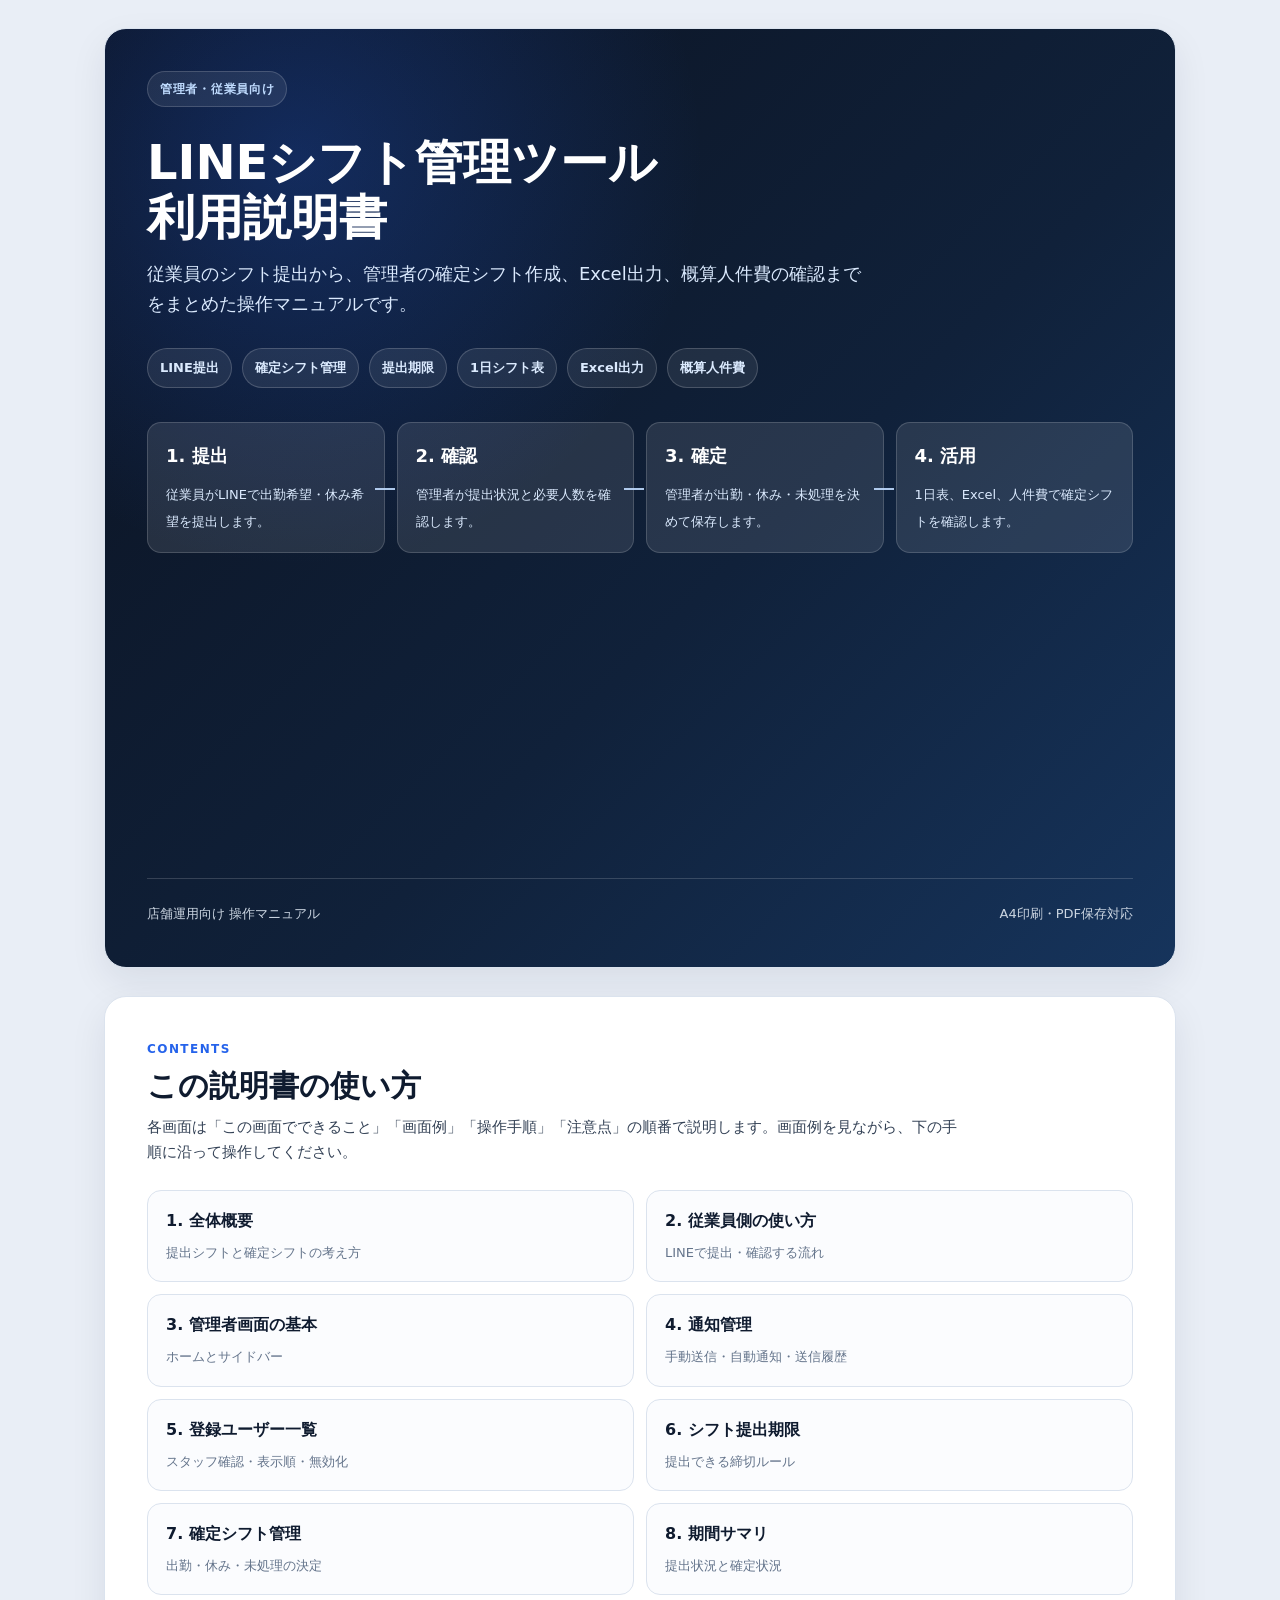
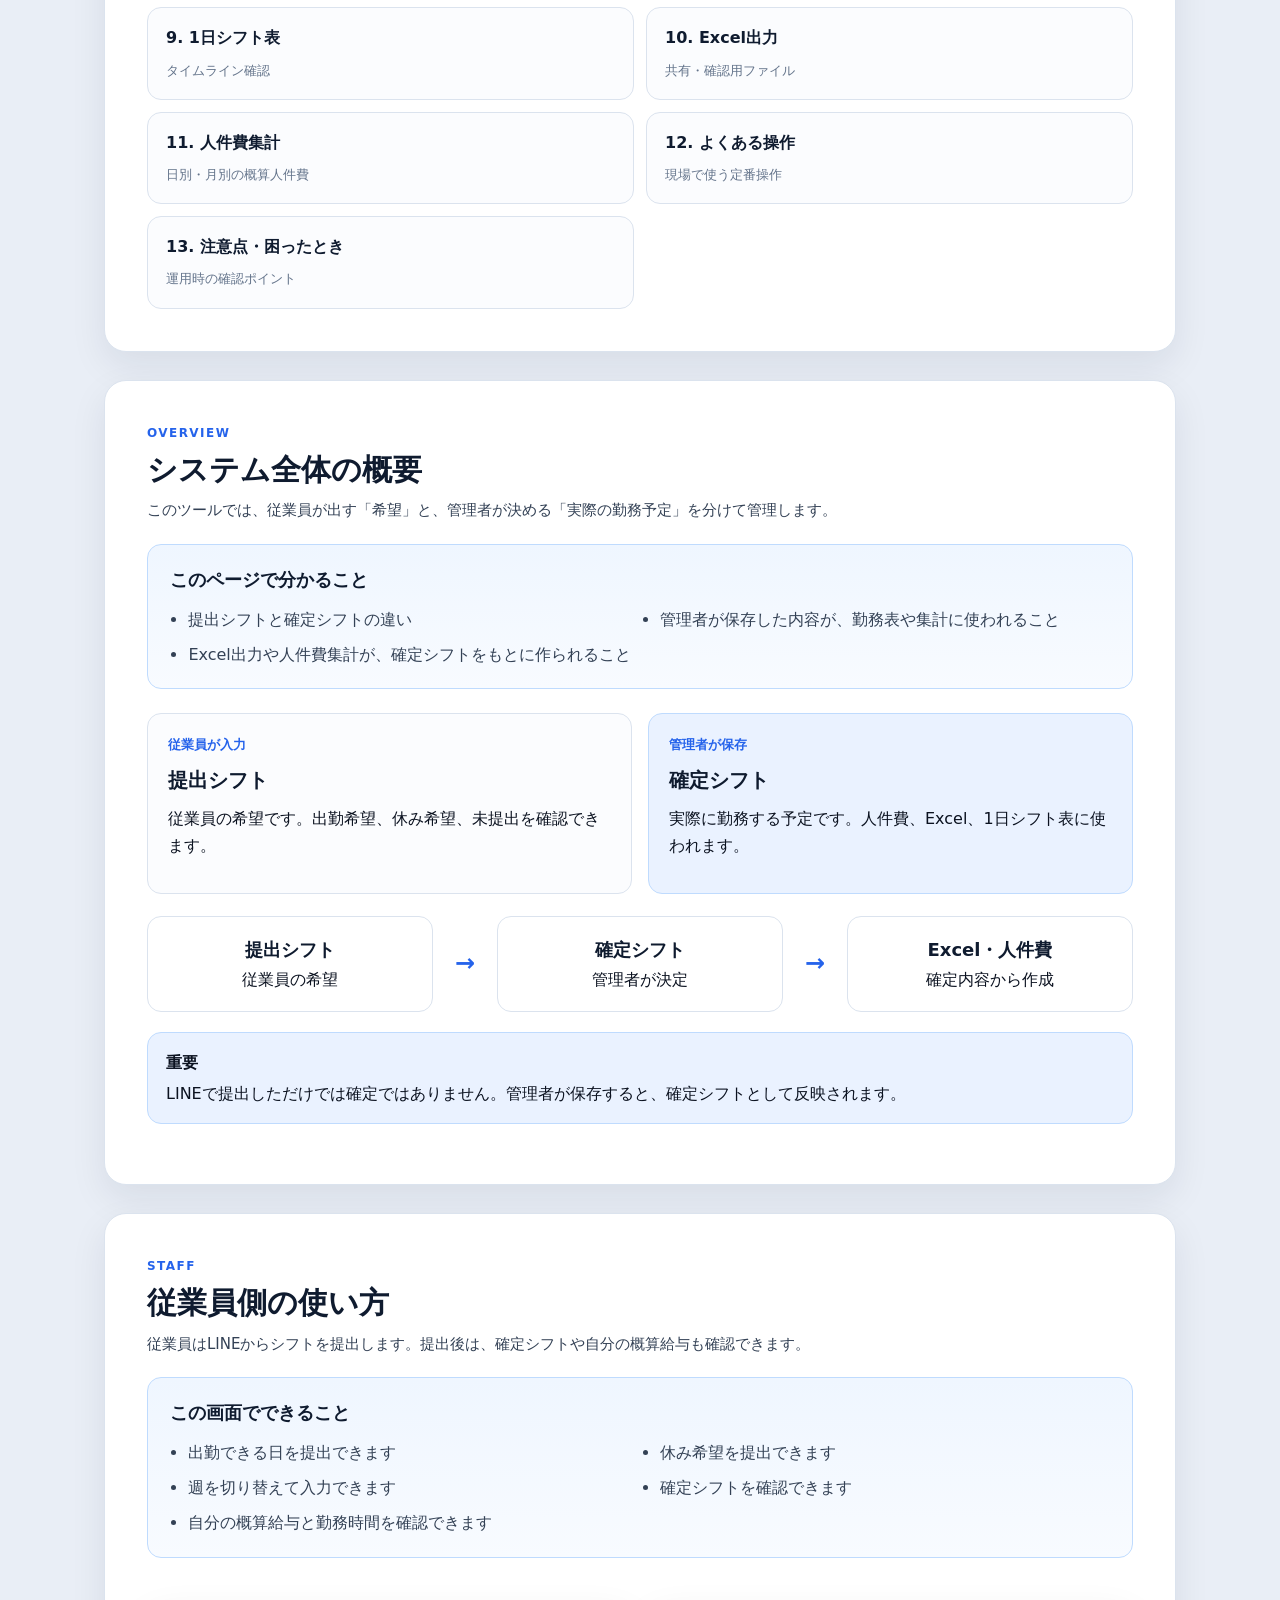
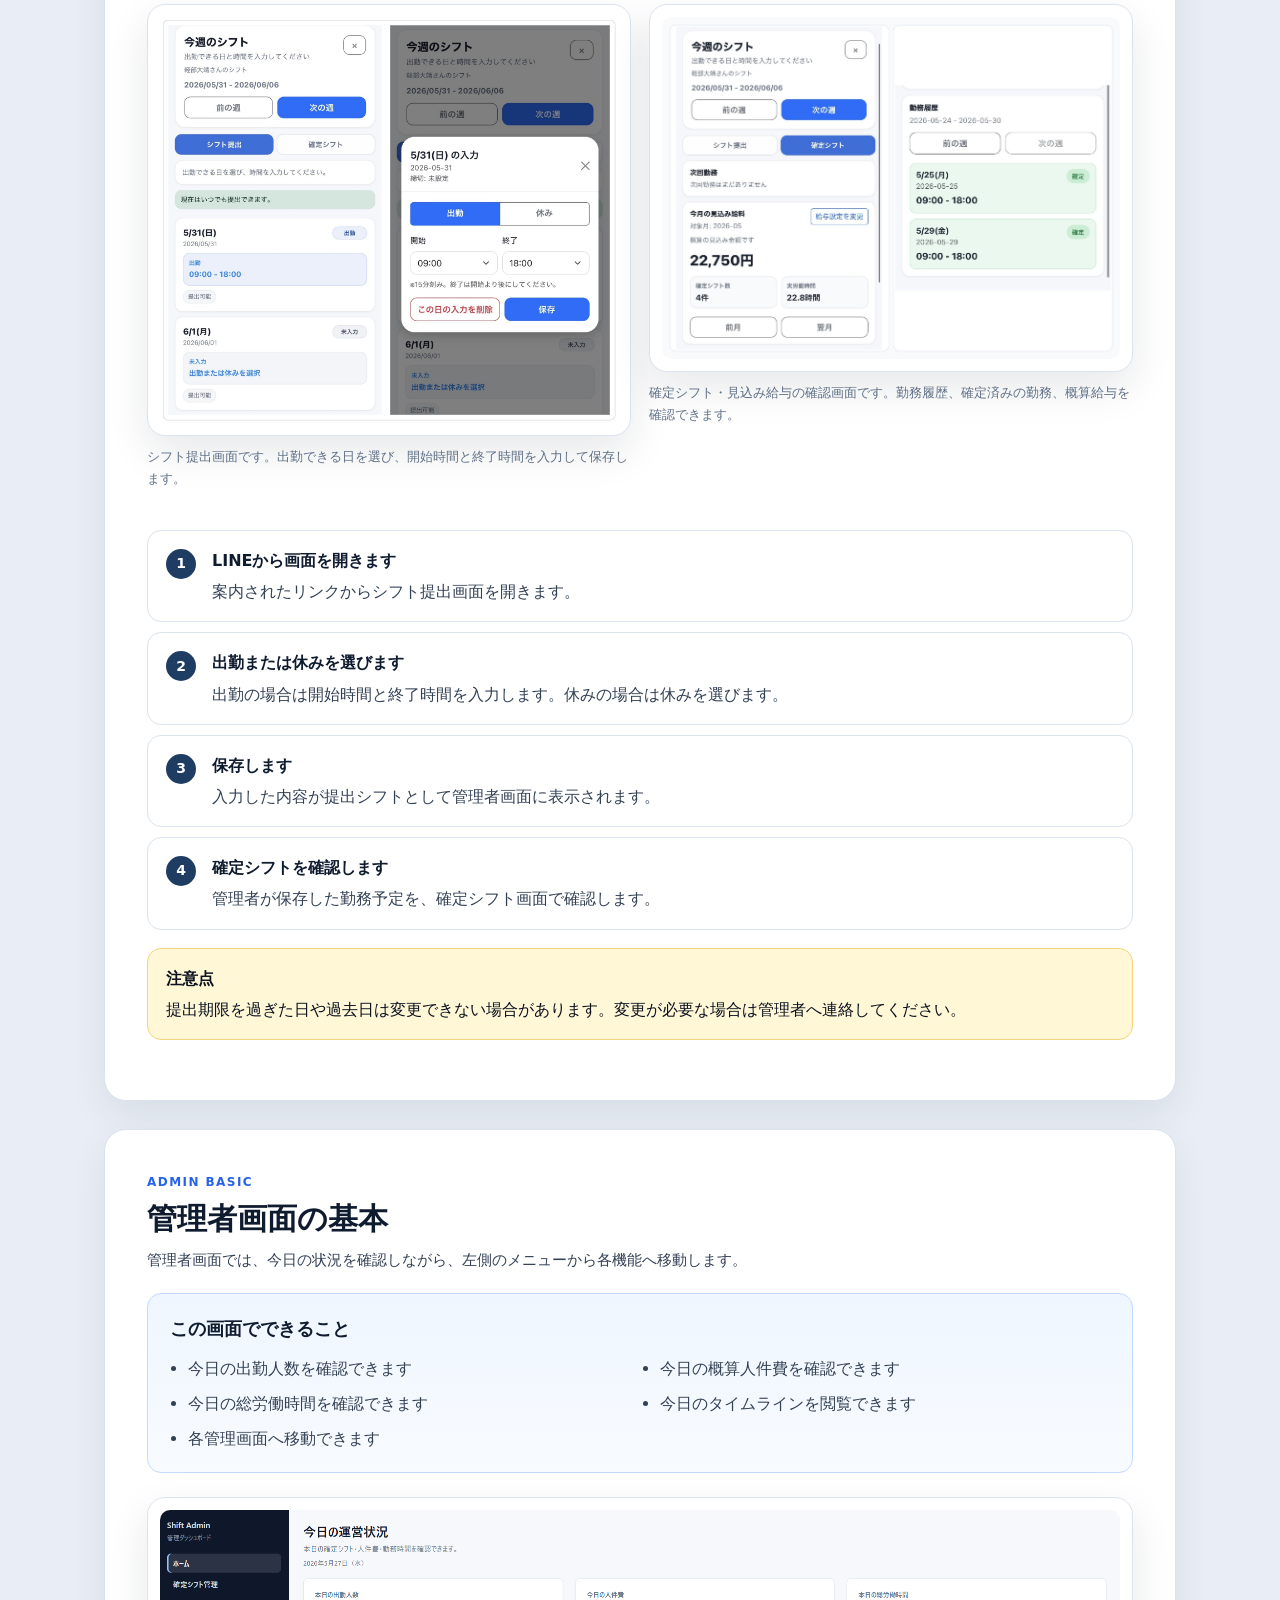
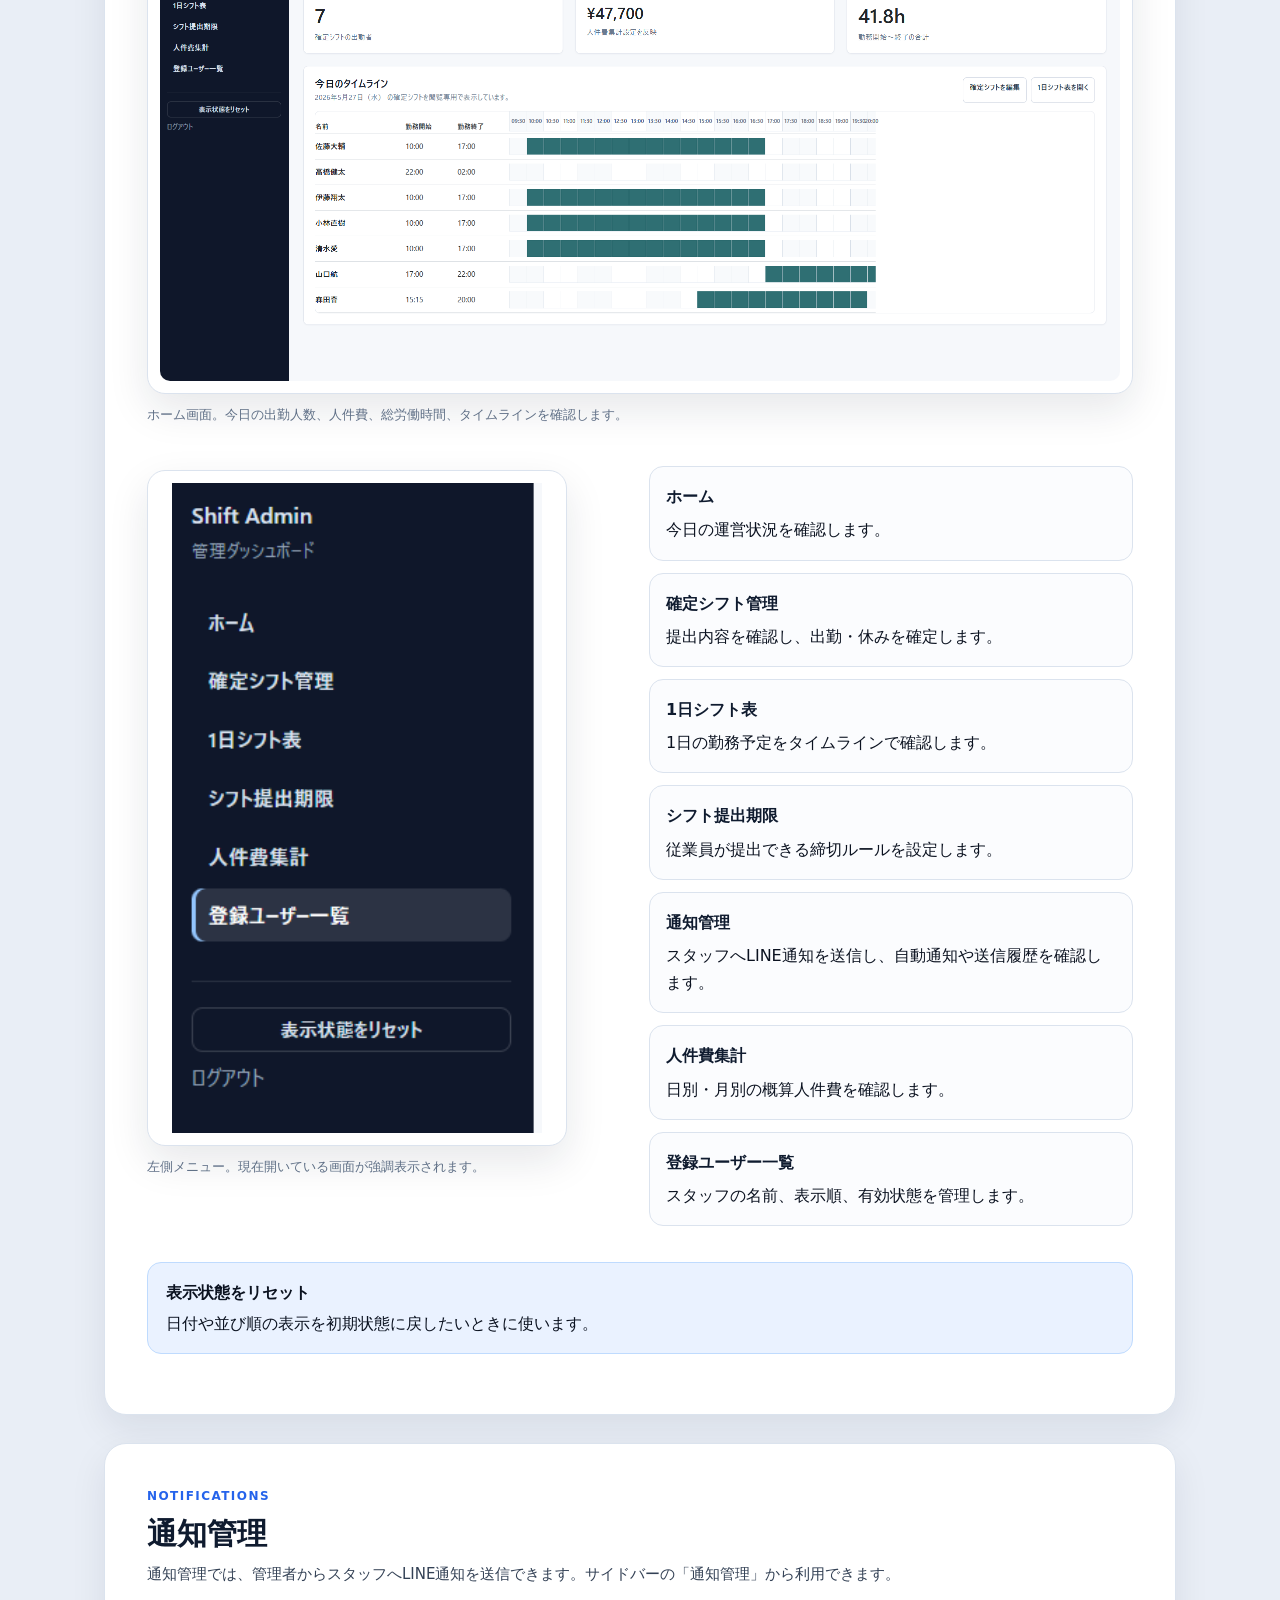
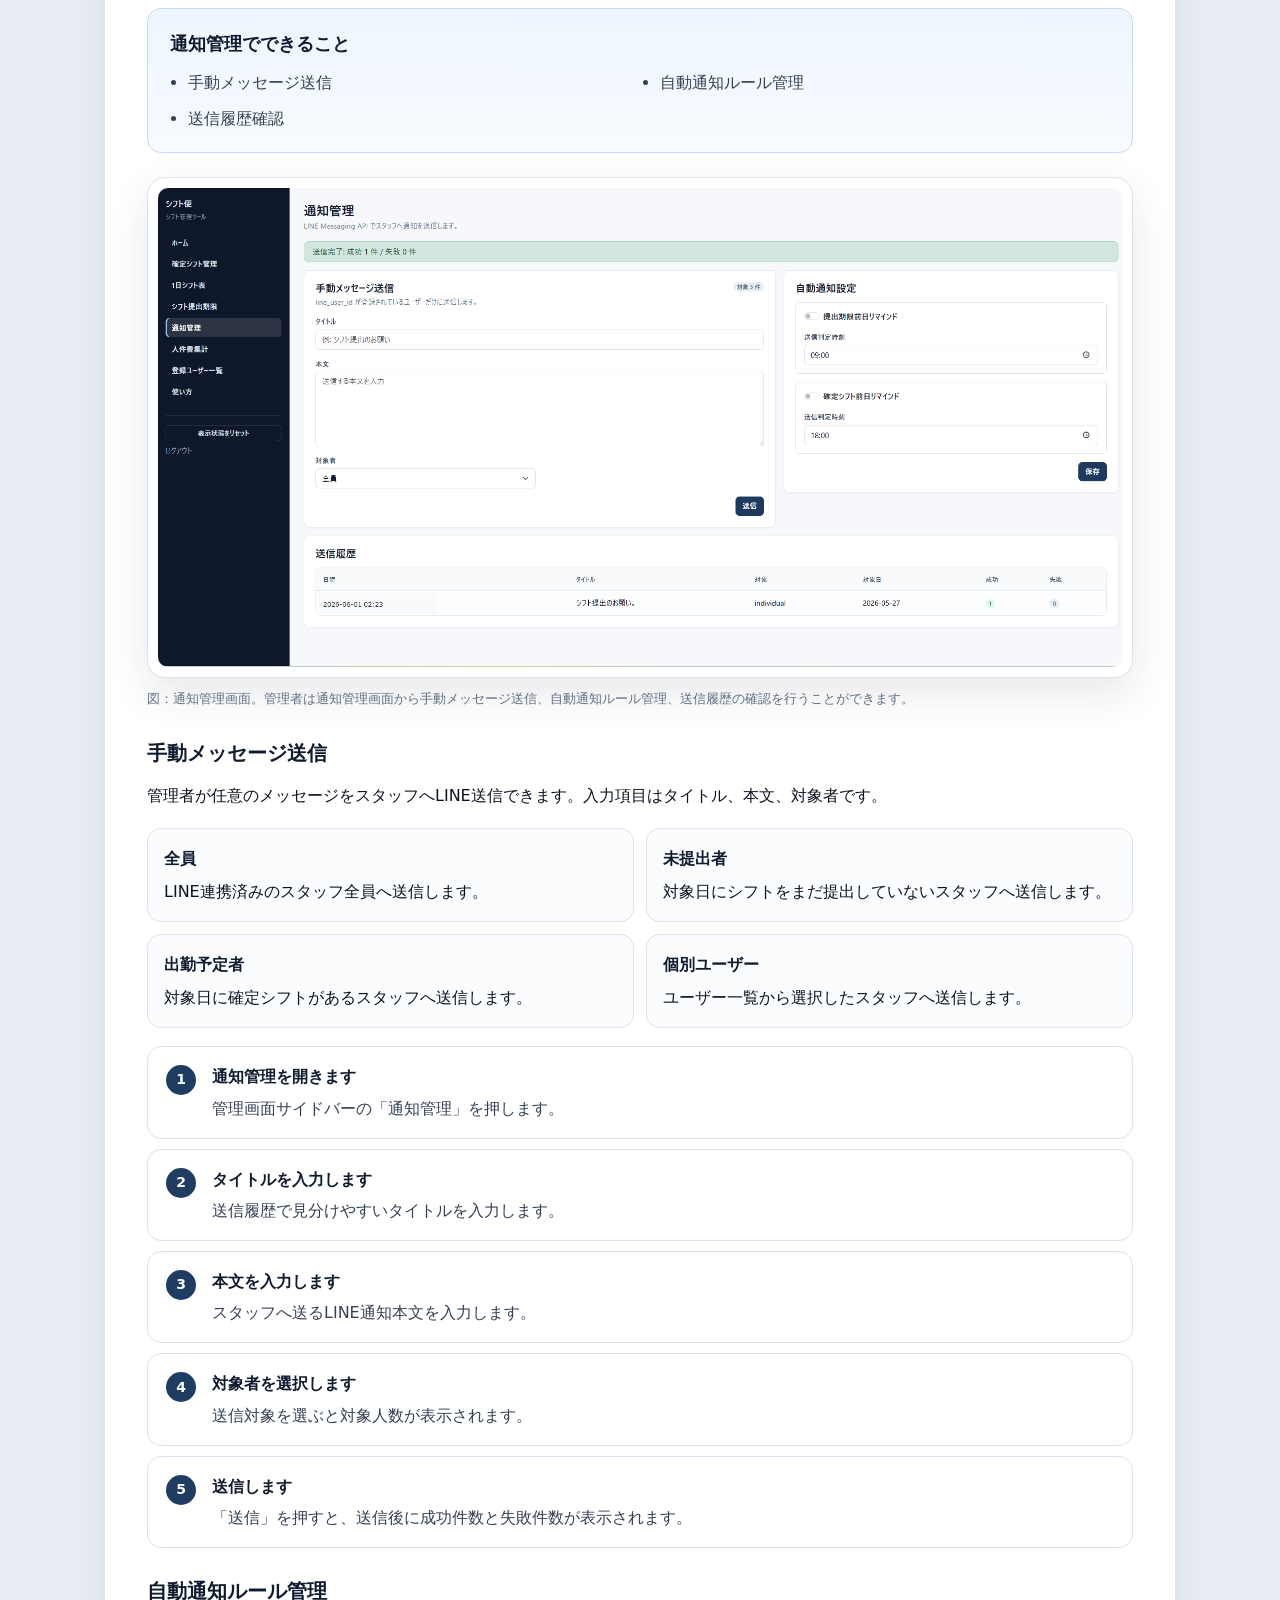
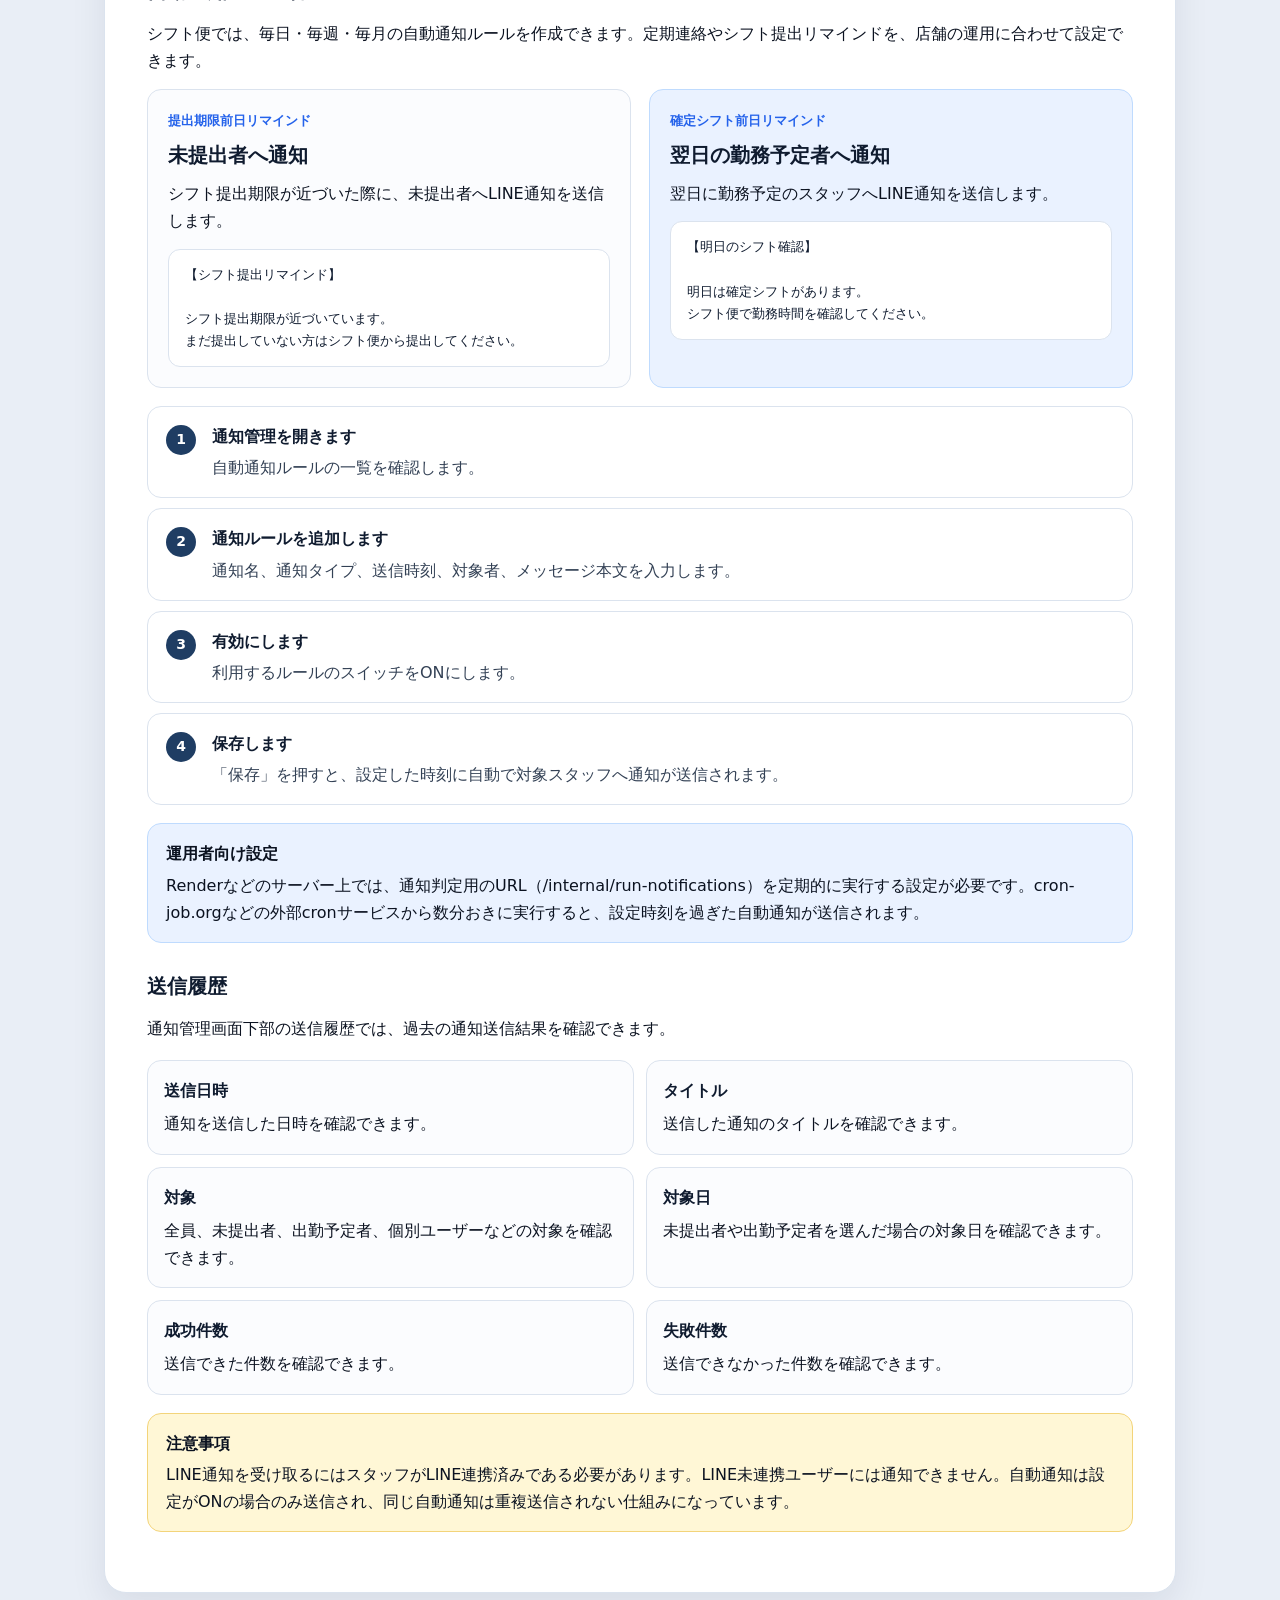
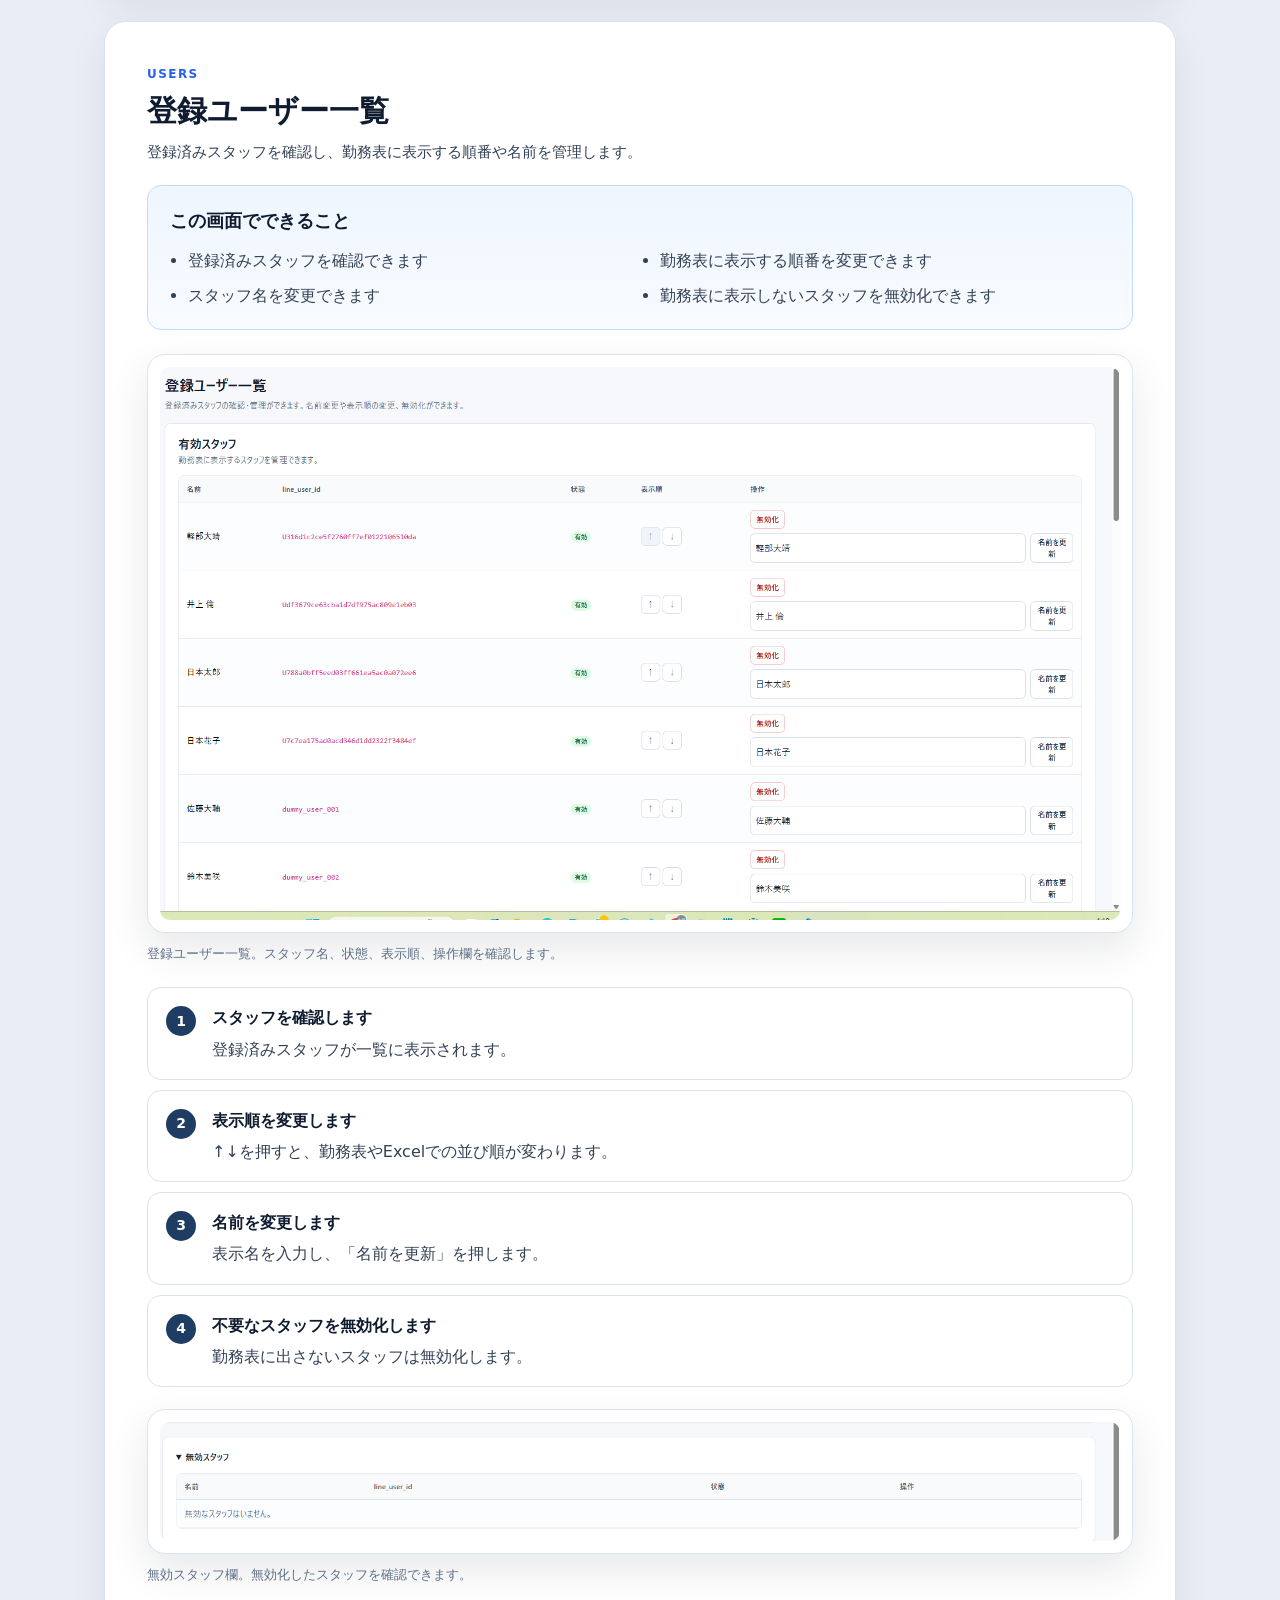
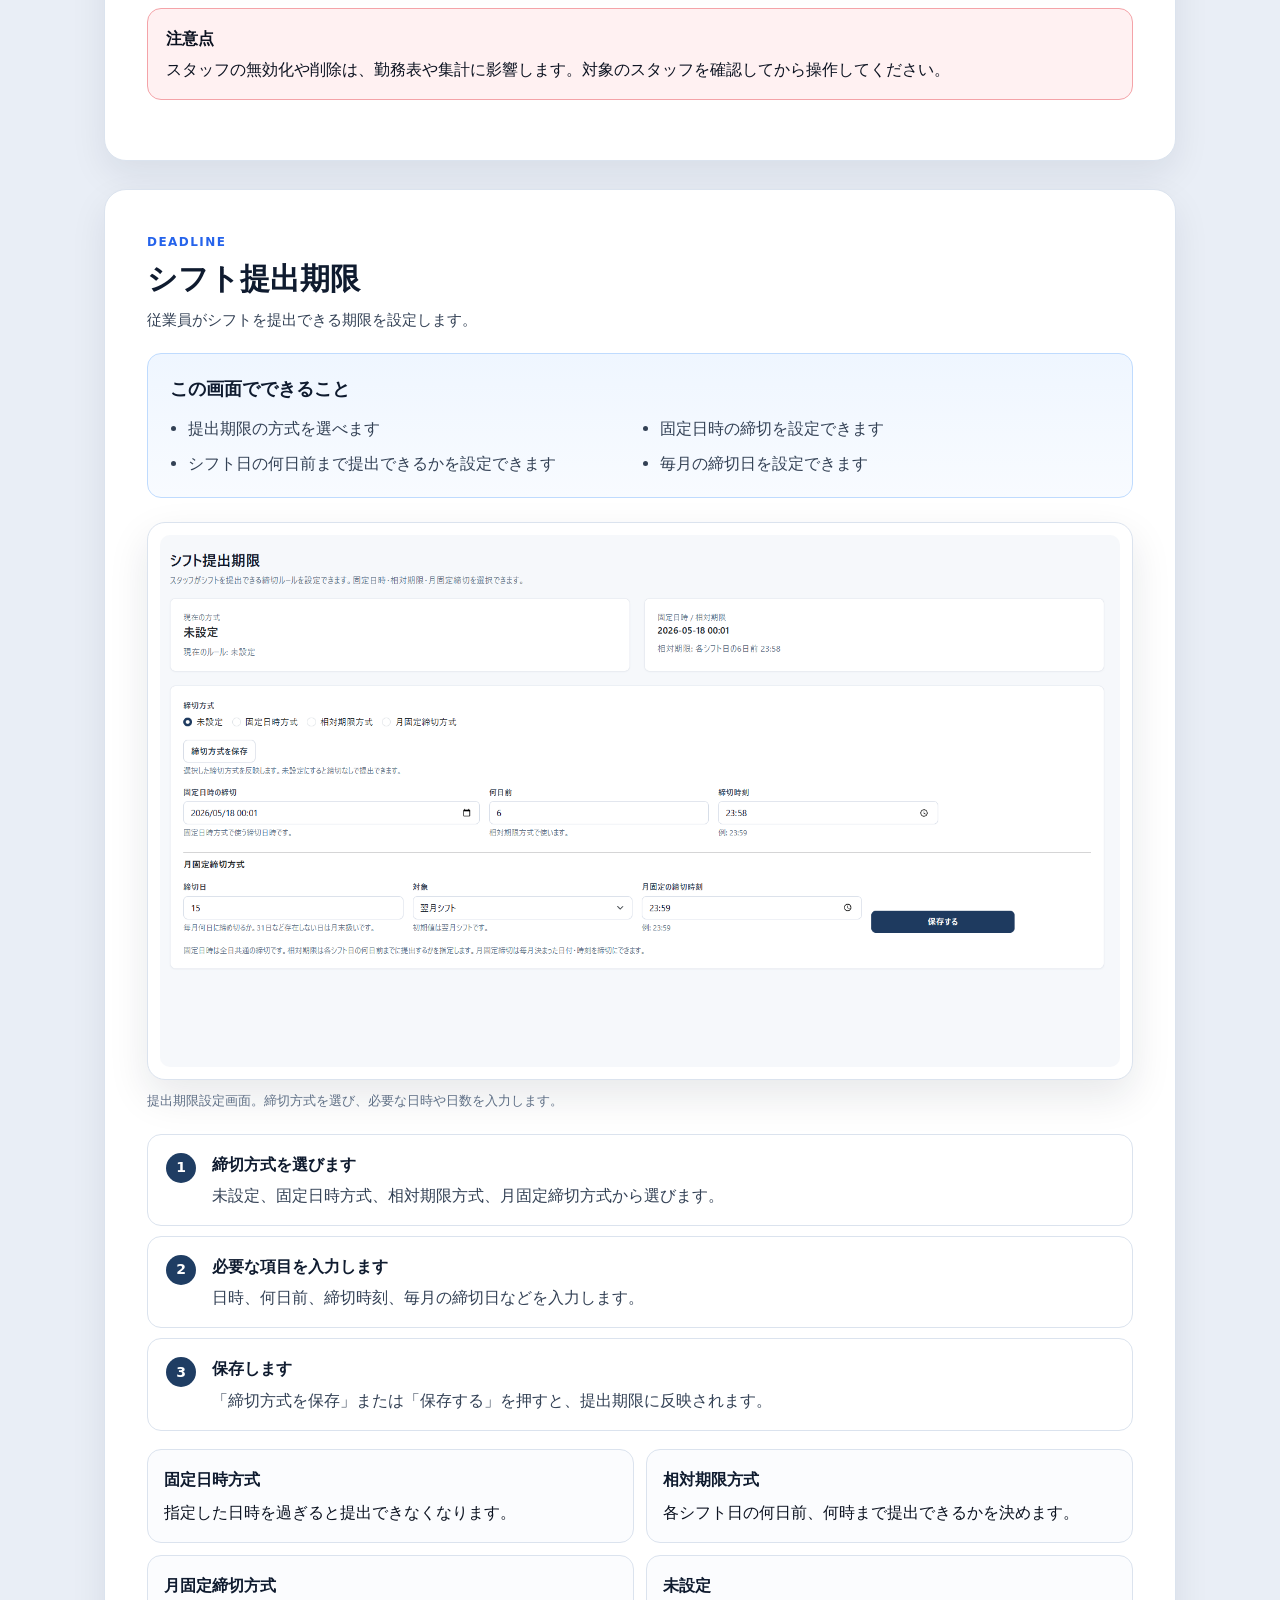
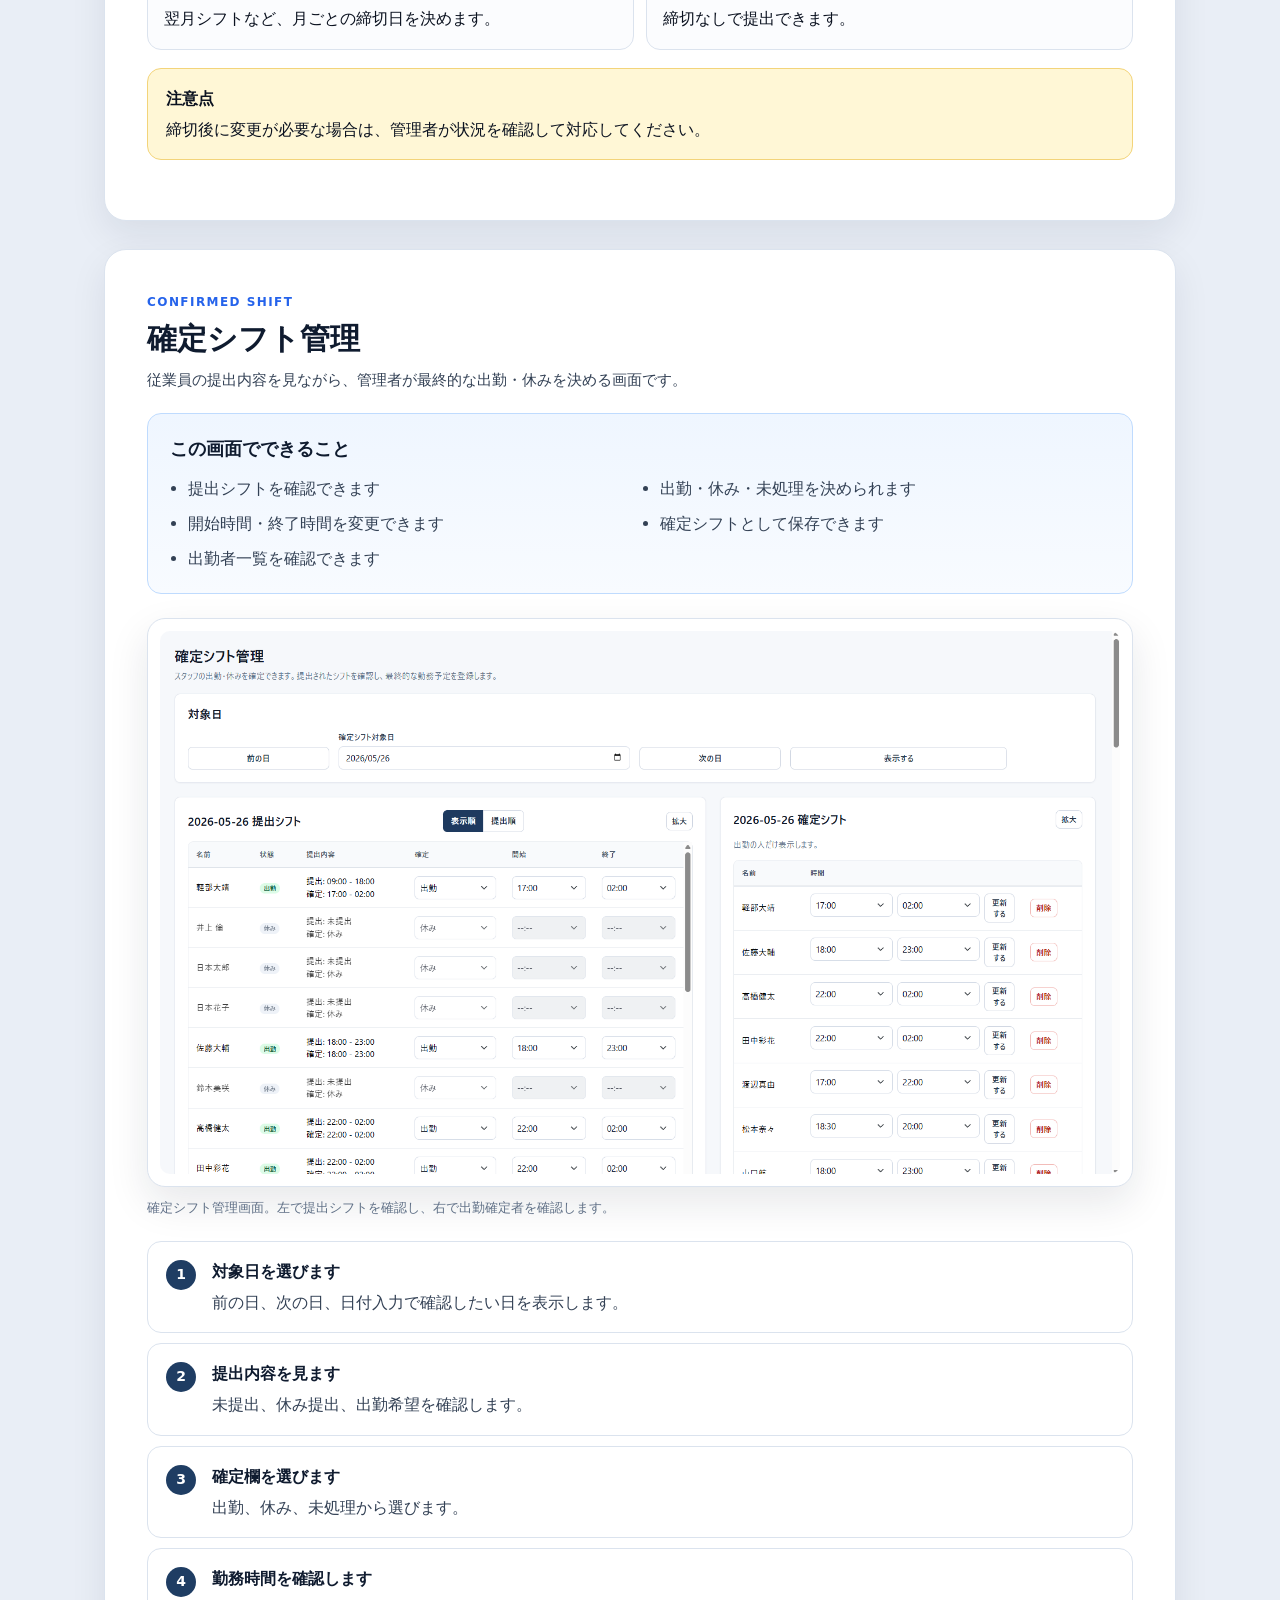
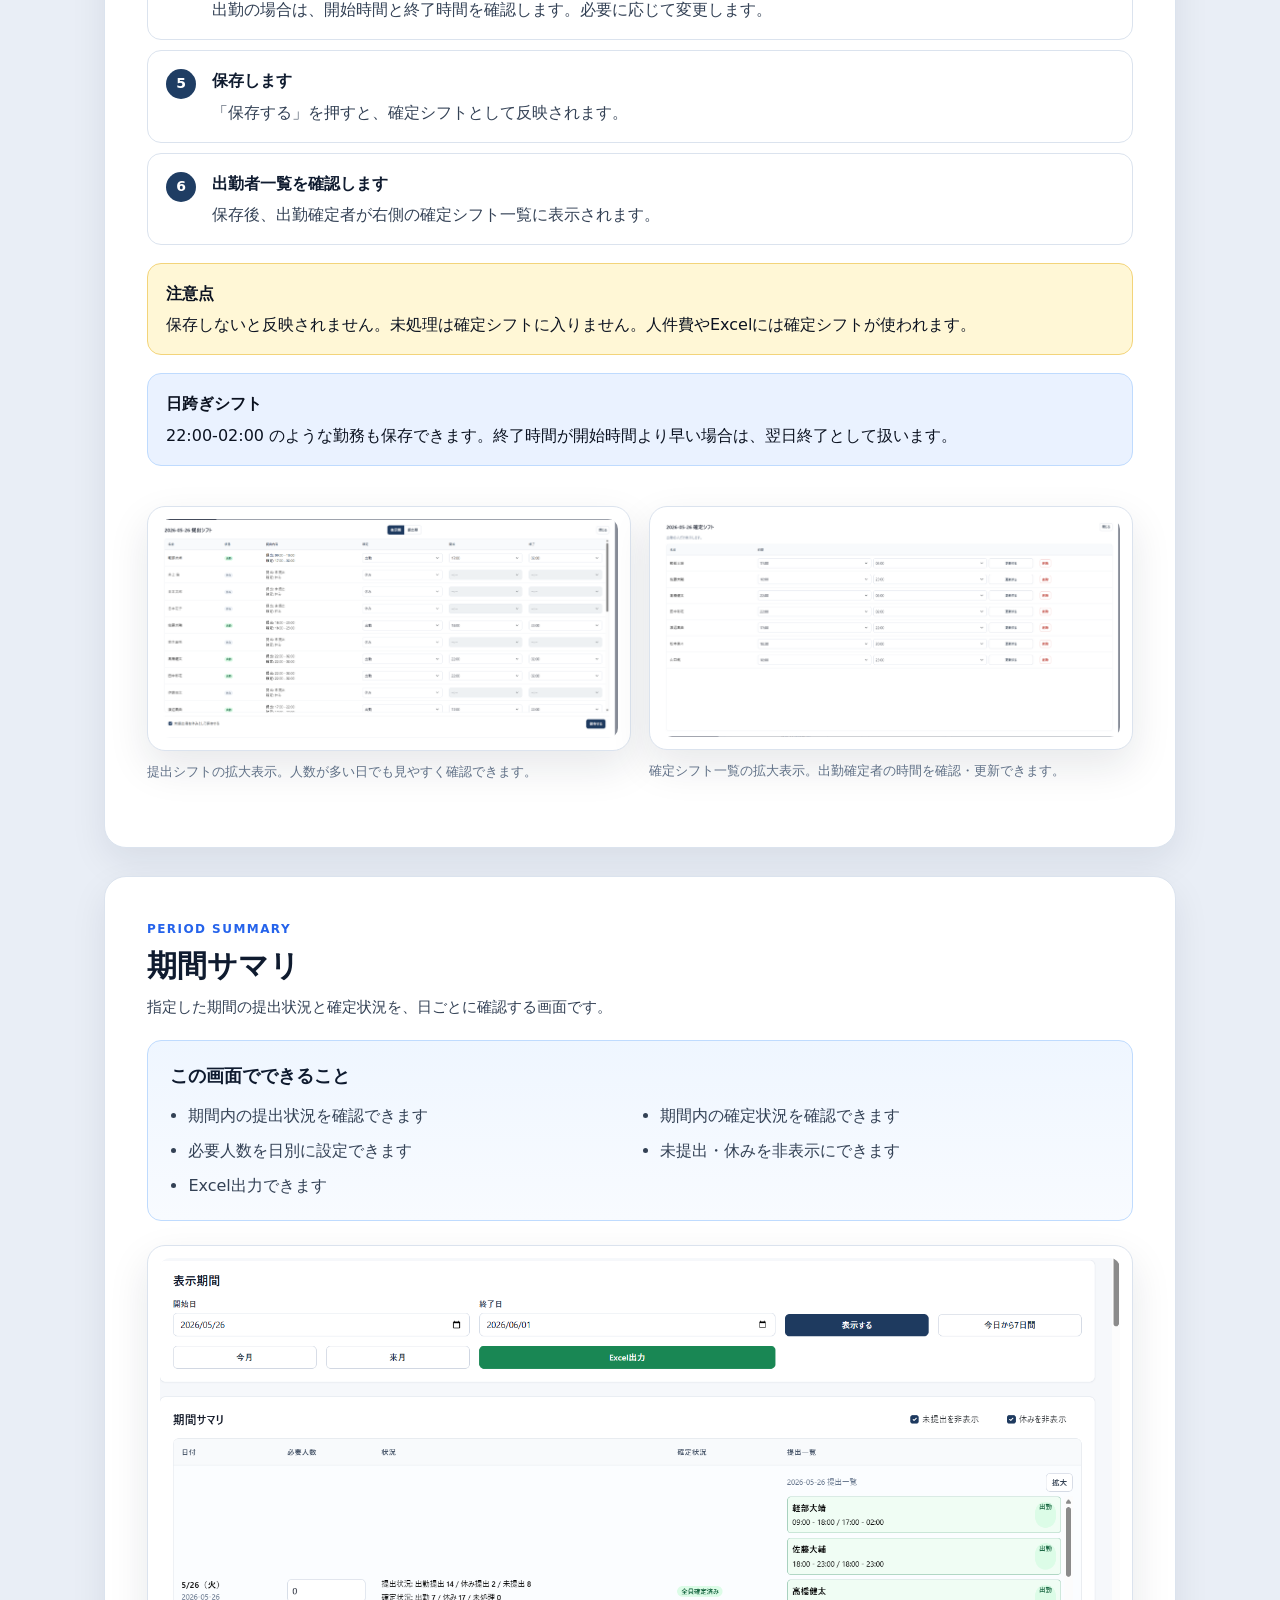
<file: docs/manual/index.html>
<!doctype html>
<html lang="ja">
<head>
  <meta charset="utf-8">
  <meta name="viewport" content="width=device-width, initial-scale=1">
  <title>LINEシフト管理ツール 利用説明書</title>
  <link rel="stylesheet" href="style.css">
</head>
<body>
  <main class="manual">
    <section class="page cover" id="cover">
      <div>
        <div class="cover-kicker">管理者・従業員向け</div>
        <h1>LINEシフト管理ツール<br>利用説明書</h1>
        <p class="cover-lead">従業員のシフト提出から、管理者の確定シフト作成、Excel出力、概算人件費の確認までをまとめた操作マニュアルです。</p>
        <div class="badge-row">
          <span class="badge">LINE提出</span>
          <span class="badge">確定シフト管理</span>
          <span class="badge">提出期限</span>
          <span class="badge">1日シフト表</span>
          <span class="badge">Excel出力</span>
          <span class="badge">概算人件費</span>
        </div>
        <div class="flow" aria-label="基本の操作フロー">
          <div class="flow-step"><strong>1. 提出</strong><span>従業員がLINEで出勤希望・休み希望を提出します。</span></div>
          <div class="flow-step"><strong>2. 確認</strong><span>管理者が提出状況と必要人数を確認します。</span></div>
          <div class="flow-step"><strong>3. 確定</strong><span>管理者が出勤・休み・未処理を決めて保存します。</span></div>
          <div class="flow-step"><strong>4. 活用</strong><span>1日表、Excel、人件費で確定シフトを確認します。</span></div>
        </div>
      </div>
      <div class="cover-footer">
        <span>店舗運用向け 操作マニュアル</span>
        <span>A4印刷・PDF保存対応</span>
      </div>
    </section>

    <section class="page" id="toc">
      <p class="section-label">Contents</p>
      <h2>この説明書の使い方</h2>
      <p class="lead">各画面は「この画面でできること」「画面例」「操作手順」「注意点」の順番で説明します。画面例を見ながら、下の手順に沿って操作してください。</p>
      <div class="toc">
        <a href="#overview"><strong>1. 全体概要</strong><span>提出シフトと確定シフトの考え方</span></a>
        <a href="#staff"><strong>2. 従業員側の使い方</strong><span>LINEで提出・確認する流れ</span></a>
        <a href="#admin-basic"><strong>3. 管理者画面の基本</strong><span>ホームとサイドバー</span></a>
        <a href="#notifications"><strong>4. 通知管理</strong><span>手動送信・自動通知・送信履歴</span></a>
        <a href="#users"><strong>5. 登録ユーザー一覧</strong><span>スタッフ確認・表示順・無効化</span></a>
        <a href="#deadline"><strong>6. シフト提出期限</strong><span>提出できる締切ルール</span></a>
        <a href="#confirm"><strong>7. 確定シフト管理</strong><span>出勤・休み・未処理の決定</span></a>
        <a href="#summary"><strong>8. 期間サマリ</strong><span>提出状況と確定状況</span></a>
        <a href="#daily"><strong>9. 1日シフト表</strong><span>タイムライン確認</span></a>
        <a href="#excel"><strong>10. Excel出力</strong><span>共有・確認用ファイル</span></a>
        <a href="#cost"><strong>11. 人件費集計</strong><span>日別・月別の概算人件費</span></a>
        <a href="#examples"><strong>12. よくある操作</strong><span>現場で使う定番操作</span></a>
        <a href="#trouble"><strong>13. 注意点・困ったとき</strong><span>運用時の確認ポイント</span></a>
      </div>
    </section>

    <section class="page" id="overview">
      <p class="section-label">Overview</p>
      <h2>システム全体の概要</h2>
      <p class="lead">このツールでは、従業員が出す「希望」と、管理者が決める「実際の勤務予定」を分けて管理します。</p>

      <div class="feature-box">
        <h3>このページで分かること</h3>
        <ul>
          <li>提出シフトと確定シフトの違い</li>
          <li>管理者が保存した内容が、勤務表や集計に使われること</li>
          <li>Excel出力や人件費集計が、確定シフトをもとに作られること</li>
        </ul>
      </div>

      <div class="concept-map">
        <div class="concept">
          <small>従業員が入力</small>
          <strong>提出シフト</strong>
          <p>従業員の希望です。出勤希望、休み希望、未提出を確認できます。</p>
        </div>
        <div class="concept primary">
          <small>管理者が保存</small>
          <strong>確定シフト</strong>
          <p>実際に勤務する予定です。人件費、Excel、1日シフト表に使われます。</p>
        </div>
      </div>

      <div class="data-flow">
        <div class="data-node"><strong>提出シフト</strong><span>従業員の希望</span></div>
        <div class="data-arrow">→</div>
        <div class="data-node"><strong>確定シフト</strong><span>管理者が決定</span></div>
        <div class="data-arrow">→</div>
        <div class="data-node"><strong>Excel・人件費</strong><span>確定内容から作成</span></div>
      </div>

      <div class="callout info">
        <strong>重要</strong>
        LINEで提出しただけでは確定ではありません。管理者が保存すると、確定シフトとして反映されます。
      </div>
    </section>

    <section class="page" id="staff">
      <p class="section-label">Staff</p>
      <h2>従業員側の使い方</h2>
      <p class="lead">従業員はLINEからシフトを提出します。提出後は、確定シフトや自分の概算給与も確認できます。</p>

      <div class="feature-box">
        <h3>この画面でできること</h3>
        <ul>
          <li>出勤できる日を提出できます</li>
          <li>休み希望を提出できます</li>
          <li>週を切り替えて入力できます</li>
          <li>確定シフトを確認できます</li>
          <li>自分の概算給与と勤務時間を確認できます</li>
        </ul>
      </div>

      <div class="grid-2">
        <figure class="screen">
          <div class="screen-frame"><img class="manual-shot" src="images/manual_staff_submit.jpg" alt="従業員のシフト提出画面と入力画面"></div>
          <figcaption>シフト提出画面です。出勤できる日を選び、開始時間と終了時間を入力して保存します。</figcaption>
        </figure>
        <figure class="screen">
          <div class="screen-frame"><img class="manual-shot" src="images/manual_staff_confirmed_pay.jpg" alt="従業員の確定シフトと見込み給与の確認画面"></div>
          <figcaption>確定シフト・見込み給与の確認画面です。勤務履歴、確定済みの勤務、概算給与を確認できます。</figcaption>
        </figure>
      </div>

      <div class="steps">
        <div class="step"><strong>LINEから画面を開きます</strong><span>案内されたリンクからシフト提出画面を開きます。</span></div>
        <div class="step"><strong>出勤または休みを選びます</strong><span>出勤の場合は開始時間と終了時間を入力します。休みの場合は休みを選びます。</span></div>
        <div class="step"><strong>保存します</strong><span>入力した内容が提出シフトとして管理者画面に表示されます。</span></div>
        <div class="step"><strong>確定シフトを確認します</strong><span>管理者が保存した勤務予定を、確定シフト画面で確認します。</span></div>
      </div>

      <div class="callout warn">
        <strong>注意点</strong>
        提出期限を過ぎた日や過去日は変更できない場合があります。変更が必要な場合は管理者へ連絡してください。
      </div>
    </section>

    <section class="page" id="admin-basic">
      <p class="section-label">Admin Basic</p>
      <h2>管理者画面の基本</h2>
      <p class="lead">管理者画面では、今日の状況を確認しながら、左側のメニューから各機能へ移動します。</p>

      <div class="feature-box">
        <h3>この画面でできること</h3>
        <ul>
          <li>今日の出勤人数を確認できます</li>
          <li>今日の概算人件費を確認できます</li>
          <li>今日の総労働時間を確認できます</li>
          <li>今日のタイムラインを閲覧できます</li>
          <li>各管理画面へ移動できます</li>
        </ul>
      </div>

      <figure class="screen">
        <div class="screen-frame"><img src="images/admin_home.png" alt="管理者ホーム 今日の運営状況"></div>
        <figcaption>ホーム画面。今日の出勤人数、人件費、総労働時間、タイムラインを確認します。</figcaption>
      </figure>

      <div class="grid-2">
        <figure class="screen narrow">
          <div class="screen-frame"><img src="images/admin_sidebar.png" alt="管理画面のサイドバー"></div>
          <figcaption>左側メニュー。現在開いている画面が強調表示されます。</figcaption>
        </figure>
        <div class="operation-list single">
          <div class="operation"><strong>ホーム</strong>今日の運営状況を確認します。</div>
          <div class="operation"><strong>確定シフト管理</strong>提出内容を確認し、出勤・休みを確定します。</div>
          <div class="operation"><strong>1日シフト表</strong>1日の勤務予定をタイムラインで確認します。</div>
          <div class="operation"><strong>シフト提出期限</strong>従業員が提出できる締切ルールを設定します。</div>
          <div class="operation"><strong>通知管理</strong>スタッフへLINE通知を送信し、自動通知や送信履歴を確認します。</div>
          <div class="operation"><strong>人件費集計</strong>日別・月別の概算人件費を確認します。</div>
          <div class="operation"><strong>登録ユーザー一覧</strong>スタッフの名前、表示順、有効状態を管理します。</div>
        </div>
      </div>

      <div class="callout info">
        <strong>表示状態をリセット</strong>
        日付や並び順の表示を初期状態に戻したいときに使います。
      </div>
    </section>

    <section class="page" id="notifications">
      <p class="section-label">Notifications</p>
      <h2>通知管理</h2>
      <p class="lead">通知管理では、管理者からスタッフへLINE通知を送信できます。サイドバーの「通知管理」から利用できます。</p>

      <div class="feature-box">
        <h3>通知管理でできること</h3>
        <ul>
          <li>手動メッセージ送信</li>
          <li>自動通知ルール管理</li>
          <li>送信履歴確認</li>
        </ul>
      </div>

      <figure class="screen screen-wide">
        <div class="screen-frame"><img class="manual-shot" src="images/admin_notifications.png" alt="通知管理画面"></div>
        <figcaption>図：通知管理画面。管理者は通知管理画面から手動メッセージ送信、自動通知ルール管理、送信履歴の確認を行うことができます。</figcaption>
      </figure>

      <h3>手動メッセージ送信</h3>
      <p>管理者が任意のメッセージをスタッフへLINE送信できます。入力項目はタイトル、本文、対象者です。</p>
      <div class="operation-list">
        <div class="operation"><strong>全員</strong>LINE連携済みのスタッフ全員へ送信します。</div>
        <div class="operation"><strong>未提出者</strong>対象日にシフトをまだ提出していないスタッフへ送信します。</div>
        <div class="operation"><strong>出勤予定者</strong>対象日に確定シフトがあるスタッフへ送信します。</div>
        <div class="operation"><strong>個別ユーザー</strong>ユーザー一覧から選択したスタッフへ送信します。</div>
      </div>

      <div class="steps">
        <div class="step"><strong>通知管理を開きます</strong><span>管理画面サイドバーの「通知管理」を押します。</span></div>
        <div class="step"><strong>タイトルを入力します</strong><span>送信履歴で見分けやすいタイトルを入力します。</span></div>
        <div class="step"><strong>本文を入力します</strong><span>スタッフへ送るLINE通知本文を入力します。</span></div>
        <div class="step"><strong>対象者を選択します</strong><span>送信対象を選ぶと対象人数が表示されます。</span></div>
        <div class="step"><strong>送信します</strong><span>「送信」を押すと、送信後に成功件数と失敗件数が表示されます。</span></div>
      </div>

      <h3>自動通知ルール管理</h3>
      <p>シフト便では、毎日・毎週・毎月の自動通知ルールを作成できます。定期連絡やシフト提出リマインドを、店舗の運用に合わせて設定できます。</p>
      <div class="grid-2">
        <div class="concept">
          <small>提出期限前日リマインド</small>
          <strong>未提出者へ通知</strong>
          <p>シフト提出期限が近づいた際に、未提出者へLINE通知を送信します。</p>
          <pre>【シフト提出リマインド】

シフト提出期限が近づいています。
まだ提出していない方はシフト便から提出してください。</pre>
        </div>
        <div class="concept primary">
          <small>確定シフト前日リマインド</small>
          <strong>翌日の勤務予定者へ通知</strong>
          <p>翌日に勤務予定のスタッフへLINE通知を送信します。</p>
          <pre>【明日のシフト確認】

明日は確定シフトがあります。
シフト便で勤務時間を確認してください。</pre>
        </div>
      </div>

      <div class="steps">
        <div class="step"><strong>通知管理を開きます</strong><span>自動通知ルールの一覧を確認します。</span></div>
        <div class="step"><strong>通知ルールを追加します</strong><span>通知名、通知タイプ、送信時刻、対象者、メッセージ本文を入力します。</span></div>
        <div class="step"><strong>有効にします</strong><span>利用するルールのスイッチをONにします。</span></div>
        <div class="step"><strong>保存します</strong><span>「保存」を押すと、設定した時刻に自動で対象スタッフへ通知が送信されます。</span></div>
      </div>

      <div class="callout info">
        <strong>運用者向け設定</strong>
        Renderなどのサーバー上では、通知判定用のURL（/internal/run-notifications）を定期的に実行する設定が必要です。cron-job.orgなどの外部cronサービスから数分おきに実行すると、設定時刻を過ぎた自動通知が送信されます。
      </div>

      <h3>送信履歴</h3>
      <p>通知管理画面下部の送信履歴では、過去の通知送信結果を確認できます。</p>
      <div class="operation-list">
        <div class="operation"><strong>送信日時</strong>通知を送信した日時を確認できます。</div>
        <div class="operation"><strong>タイトル</strong>送信した通知のタイトルを確認できます。</div>
        <div class="operation"><strong>対象</strong>全員、未提出者、出勤予定者、個別ユーザーなどの対象を確認できます。</div>
        <div class="operation"><strong>対象日</strong>未提出者や出勤予定者を選んだ場合の対象日を確認できます。</div>
        <div class="operation"><strong>成功件数</strong>送信できた件数を確認できます。</div>
        <div class="operation"><strong>失敗件数</strong>送信できなかった件数を確認できます。</div>
      </div>

      <div class="callout warn">
        <strong>注意事項</strong>
        LINE通知を受け取るにはスタッフがLINE連携済みである必要があります。LINE未連携ユーザーには通知できません。自動通知は設定がONの場合のみ送信され、同じ自動通知は重複送信されない仕組みになっています。
      </div>
    </section>

    <section class="page" id="users">
      <p class="section-label">Users</p>
      <h2>登録ユーザー一覧</h2>
      <p class="lead">登録済みスタッフを確認し、勤務表に表示する順番や名前を管理します。</p>

      <div class="feature-box">
        <h3>この画面でできること</h3>
        <ul>
          <li>登録済みスタッフを確認できます</li>
          <li>勤務表に表示する順番を変更できます</li>
          <li>スタッフ名を変更できます</li>
          <li>勤務表に表示しないスタッフを無効化できます</li>
        </ul>
      </div>

      <figure class="screen">
        <div class="screen-frame"><img src="images/admin_users.png" alt="登録ユーザー一覧画面"></div>
        <figcaption>登録ユーザー一覧。スタッフ名、状態、表示順、操作欄を確認します。</figcaption>
      </figure>

      <div class="steps">
        <div class="step"><strong>スタッフを確認します</strong><span>登録済みスタッフが一覧に表示されます。</span></div>
        <div class="step"><strong>表示順を変更します</strong><span>↑↓を押すと、勤務表やExcelでの並び順が変わります。</span></div>
        <div class="step"><strong>名前を変更します</strong><span>表示名を入力し、「名前を更新」を押します。</span></div>
        <div class="step"><strong>不要なスタッフを無効化します</strong><span>勤務表に出さないスタッフは無効化します。</span></div>
      </div>

      <figure class="screen">
        <div class="screen-frame"><img src="images/admin_disabled_users.png" alt="無効スタッフ一覧"></div>
        <figcaption>無効スタッフ欄。無効化したスタッフを確認できます。</figcaption>
      </figure>

      <div class="callout danger">
        <strong>注意点</strong>
        スタッフの無効化や削除は、勤務表や集計に影響します。対象のスタッフを確認してから操作してください。
      </div>
    </section>

    <section class="page" id="deadline">
      <p class="section-label">Deadline</p>
      <h2>シフト提出期限</h2>
      <p class="lead">従業員がシフトを提出できる期限を設定します。</p>

      <div class="feature-box">
        <h3>この画面でできること</h3>
        <ul>
          <li>提出期限の方式を選べます</li>
          <li>固定日時の締切を設定できます</li>
          <li>シフト日の何日前まで提出できるかを設定できます</li>
          <li>毎月の締切日を設定できます</li>
        </ul>
      </div>

      <figure class="screen">
        <div class="screen-frame"><img src="images/admin_deadline.png" alt="シフト提出期限設定画面"></div>
        <figcaption>提出期限設定画面。締切方式を選び、必要な日時や日数を入力します。</figcaption>
      </figure>

      <div class="steps">
        <div class="step"><strong>締切方式を選びます</strong><span>未設定、固定日時方式、相対期限方式、月固定締切方式から選びます。</span></div>
        <div class="step"><strong>必要な項目を入力します</strong><span>日時、何日前、締切時刻、毎月の締切日などを入力します。</span></div>
        <div class="step"><strong>保存します</strong><span>「締切方式を保存」または「保存する」を押すと、提出期限に反映されます。</span></div>
      </div>

      <div class="operation-list">
        <div class="operation"><strong>固定日時方式</strong>指定した日時を過ぎると提出できなくなります。</div>
        <div class="operation"><strong>相対期限方式</strong>各シフト日の何日前、何時まで提出できるかを決めます。</div>
        <div class="operation"><strong>月固定締切方式</strong>翌月シフトなど、月ごとの締切日を決めます。</div>
        <div class="operation"><strong>未設定</strong>締切なしで提出できます。</div>
      </div>

      <div class="callout warn">
        <strong>注意点</strong>
        締切後に変更が必要な場合は、管理者が状況を確認して対応してください。
      </div>
    </section>

    <section class="page" id="confirm">
      <p class="section-label">Confirmed Shift</p>
      <h2>確定シフト管理</h2>
      <p class="lead">従業員の提出内容を見ながら、管理者が最終的な出勤・休みを決める画面です。</p>

      <div class="feature-box">
        <h3>この画面でできること</h3>
        <ul>
          <li>提出シフトを確認できます</li>
          <li>出勤・休み・未処理を決められます</li>
          <li>開始時間・終了時間を変更できます</li>
          <li>確定シフトとして保存できます</li>
          <li>出勤者一覧を確認できます</li>
        </ul>
      </div>

      <figure class="screen">
        <div class="screen-frame"><img src="images/admin_confirm.png" alt="確定シフト管理画面"></div>
        <figcaption>確定シフト管理画面。左で提出シフトを確認し、右で出勤確定者を確認します。</figcaption>
      </figure>

      <div class="steps">
        <div class="step"><strong>対象日を選びます</strong><span>前の日、次の日、日付入力で確認したい日を表示します。</span></div>
        <div class="step"><strong>提出内容を見ます</strong><span>未提出、休み提出、出勤希望を確認します。</span></div>
        <div class="step"><strong>確定欄を選びます</strong><span>出勤、休み、未処理から選びます。</span></div>
        <div class="step"><strong>勤務時間を確認します</strong><span>出勤の場合は、開始時間と終了時間を確認します。必要に応じて変更します。</span></div>
        <div class="step"><strong>保存します</strong><span>「保存する」を押すと、確定シフトとして反映されます。</span></div>
        <div class="step"><strong>出勤者一覧を確認します</strong><span>保存後、出勤確定者が右側の確定シフト一覧に表示されます。</span></div>
      </div>

      <div class="callout warn">
        <strong>注意点</strong>
        保存しないと反映されません。未処理は確定シフトに入りません。人件費やExcelには確定シフトが使われます。
      </div>

      <div class="callout info">
        <strong>日跨ぎシフト</strong>
        22:00-02:00 のような勤務も保存できます。終了時間が開始時間より早い場合は、翌日終了として扱います。
      </div>

      <div class="grid-2">
        <figure class="screen">
          <div class="screen-frame"><img src="images/admin_confirm_expand.png" alt="提出シフトの拡大表示"></div>
          <figcaption>提出シフトの拡大表示。人数が多い日でも見やすく確認できます。</figcaption>
        </figure>
        <figure class="screen">
          <div class="screen-frame"><img src="images/admin_confirmed_expand.png" alt="確定シフト一覧の拡大表示"></div>
          <figcaption>確定シフト一覧の拡大表示。出勤確定者の時間を確認・更新できます。</figcaption>
        </figure>
      </div>
    </section>

    <section class="page" id="summary">
      <p class="section-label">Period Summary</p>
      <h2>期間サマリ</h2>
      <p class="lead">指定した期間の提出状況と確定状況を、日ごとに確認する画面です。</p>

      <div class="feature-box">
        <h3>この画面でできること</h3>
        <ul>
          <li>期間内の提出状況を確認できます</li>
          <li>期間内の確定状況を確認できます</li>
          <li>必要人数を日別に設定できます</li>
          <li>未提出・休みを非表示にできます</li>
          <li>Excel出力できます</li>
        </ul>
      </div>

      <figure class="screen">
        <div class="screen-frame"><img src="images/admin_period_summary.png" alt="期間サマリ画面"></div>
        <figcaption>期間サマリ画面。表示期間、必要人数、提出状況、確定状況、提出一覧を確認します。</figcaption>
      </figure>

      <div class="steps">
        <div class="step"><strong>開始日と終了日を選びます</strong><span>確認したい期間を入力します。</span></div>
        <div class="step"><strong>表示します</strong><span>「表示する」を押すと、選んだ期間の一覧に更新されます。</span></div>
        <div class="step"><strong>必要人数を確認・入力します</strong><span>日ごとの必要人数を確認し、必要に応じて入力します。</span></div>
        <div class="step"><strong>提出状況と確定状況を見ます</strong><span>出勤提出、休み提出、未提出、出勤、休み、未処理を確認します。</span></div>
        <div class="step"><strong>一覧を絞り込みます</strong><span>必要に応じて、未提出や休みを非表示にします。</span></div>
        <div class="step"><strong>Excel出力します</strong><span>必要であれば「Excel出力」を押して、確認用のファイルを作成します。</span></div>
      </div>

      <div class="grid-2">
        <div class="concept">
          <small>提出状況</small>
          <strong>従業員の希望</strong>
          <p>出勤提出、休み提出、未提出を数えます。管理者が確定内容を変更しても、提出状況は変わりません。</p>
        </div>
        <div class="concept primary">
          <small>確定状況</small>
          <strong>管理者の決定</strong>
          <p>出勤、休み、未処理を数えます。未処理が0人なら全員確定済みです。</p>
        </div>
      </div>

      <div class="callout warn">
        <strong>注意点</strong>
        期間サマリの数字は、提出状況と確定状況を分けて見てください。提出済みでも、未処理なら確定ではありません。
      </div>
    </section>

    <section class="page" id="daily">
      <p class="section-label">Daily Shift</p>
      <h2>1日シフト表</h2>
      <p class="lead">1日の確定シフトを、タイムラインで確認・調整する画面です。</p>

      <div class="feature-box">
        <h3>この画面でできること</h3>
        <ul>
          <li>1日の確定シフトを確認できます</li>
          <li>タイムラインで勤務時間を確認できます</li>
          <li>表示時間を調整できます</li>
          <li>1日シフト表をExcel出力できます</li>
        </ul>
      </div>

      <figure class="screen">
        <div class="screen-frame"><img src="images/admin_daily_settings.png" alt="1日シフト表 対象日と表示時間"></div>
        <figcaption>対象日と表示時間の設定。日付やタイムラインの表示範囲を変更できます。</figcaption>
      </figure>

      <div class="steps">
        <div class="step"><strong>日付を選びます</strong><span>前の日、次の日、日付入力で確認したい日を表示します。</span></div>
        <div class="step"><strong>確定シフトを確認します</strong><span>その日に保存されている確定シフトを確認します。</span></div>
        <div class="step"><strong>タイムラインを見ます</strong><span>誰が何時から何時まで勤務するかを横棒で確認します。</span></div>
        <div class="step"><strong>表示時間を調整します</strong><span>勤務時間が見切れる場合は、表示開始時間・表示終了時間を変更します。</span></div>
        <div class="step"><strong>Excel出力します</strong><span>必要であれば、1日シフト表をExcel出力します。</span></div>
      </div>

      <figure class="screen">
        <div class="screen-frame"><img src="images/admin_daily_shift.png" alt="1日シフト表 タイムライン"></div>
        <figcaption>タイムライン表示。勤務時間の重なりや空き時間を確認できます。</figcaption>
      </figure>

      <div class="callout info">
        <strong>日跨ぎシフト</strong>
        22:00-02:00 のような勤務は、翌日2:00まで棒が続きます。見えない場合は表示時間を広げてください。
      </div>
    </section>

    <section class="page" id="excel">
      <p class="section-label">Excel</p>
      <h2>Excel出力</h2>
      <p class="lead">確定シフトをExcelに出力できます。確認用、共有用、印刷用として使います。</p>

      <div class="feature-box">
        <h3>この画面でできること</h3>
        <ul>
          <li>期間別の確定シフト一覧を出力できます</li>
          <li>1日シフト表を出力できます</li>
          <li>出勤者の勤務時間を共有できます</li>
          <li>印刷して確認できます</li>
        </ul>
      </div>

      <figure class="screen screen-wide">
        <div class="screen-frame"><img class="manual-shot" src="images/manual_excel_shift_list.png" alt="Excelの期間別確定シフト一覧"></div>
        <figcaption>期間別の確定シフト一覧です。日ごとの出勤者、開始時間、終了時間を確認できます。</figcaption>
      </figure>
      <figure class="screen screen-wide">
        <div class="screen-frame"><img class="manual-shot" src="images/manual_excel_daily_shift.png" alt="Excelの1日シフト表"></div>
        <figcaption>1日シフト表です。タイムライン形式で勤務時間を確認でき、印刷や共有に使えます。</figcaption>
      </figure>

      <div class="steps">
        <div class="step"><strong>出力したい期間または日付を選びます</strong><span>確定シフト管理または1日シフト表で対象を表示します。</span></div>
        <div class="step"><strong>Excel出力を押します</strong><span>表示中の内容をもとにExcelファイルが作成されます。</span></div>
        <div class="step"><strong>内容を確認します</strong><span>出勤者、勤務時間、日跨ぎ勤務が正しく反映されているか確認します。</span></div>
      </div>

      <div class="callout warn">
        <strong>注意点</strong>
        Excel出力は確定シフトをもとに作られます。休みや未処理は、基本的に出勤者一覧には出ません。
      </div>
    </section>

    <section class="page" id="cost">
      <p class="section-label">Cost</p>
      <h2>概算人件費集計</h2>
      <p class="lead">確定シフトをもとに、日別・月別の概算人件費を確認できます。</p>

      <div class="feature-box">
        <h3>この画面でできること</h3>
        <ul>
          <li>日別の概算人件費を確認できます</li>
          <li>月別の概算人件費を確認できます</li>
          <li>従業員ごとの内訳を確認できます</li>
          <li>基本時給や計算ルールを設定できます</li>
        </ul>
      </div>

      <figure class="screen">
        <div class="screen-frame"><img src="images/admin_cost_settings.png" alt="人件費集計 設定エリア"></div>
        <figcaption>人件費設定。基本時給、休憩、時間外労働、深夜手当を確認します。</figcaption>
      </figure>

      <div class="steps">
        <div class="step"><strong>基本時給を確認します</strong><span>人件費集計で使う基本時給を確認します。</span></div>
        <div class="step"><strong>計算ルールを確認します</strong><span>休憩、時間外労働、深夜手当の設定を確認します。</span></div>
        <div class="step"><strong>日付または月を選びます</strong><span>日別集計または月別集計の対象を選びます。</span></div>
        <div class="step"><strong>表示します</strong><span>「表示する」を押すと、選んだ日付または月の集計が表示されます。</span></div>
        <div class="step"><strong>総人件費を確認します</strong><span>総人件費、総実働時間、総労働分数を確認します。</span></div>
        <div class="step"><strong>個人別の内訳を見ます</strong><span>必要に応じて、従業員ごとの勤務時間と人件費を確認します。</span></div>
      </div>

      <figure class="screen">
        <div class="screen-frame"><img src="images/admin_cost.png" alt="人件費集計結果"></div>
        <figcaption>人件費集計結果。日別・月別の総人件費と、従業員別の内訳を確認できます。</figcaption>
      </figure>

      <div class="callout warn">
        <strong>注意点</strong>
        人件費は概算です。確定シフトをもとに計算されます。提出シフトだけでは人件費には入りません。
      </div>
    </section>

    <section class="page" id="examples">
      <p class="section-label">Examples</p>
      <h2>よくある操作</h2>
      <p class="lead">現場でよく使う操作をまとめています。</p>

      <div class="feature-box">
        <h3>このページで確認できること</h3>
        <ul>
          <li>未提出者を休みにする方法</li>
          <li>未提出者を出勤にする方法</li>
          <li>休み希望を出勤に変更する方法</li>
          <li>勤務時間を変更する方法</li>
          <li>Excelや人件費を確認する方法</li>
        </ul>
      </div>

      <div class="operation-list">
        <div class="operation"><strong>未提出者を休みにする</strong>確定シフト管理で「未提出者を休みとして保存する」にチェックし、保存します。</div>
        <div class="operation"><strong>未提出者を出勤にする</strong>対象スタッフの確定欄で「出勤」を選び、開始時間・終了時間を入力して保存します。</div>
        <div class="operation"><strong>休み希望の人を出勤にする</strong>提出内容を確認し、確定欄を「出勤」に変えて時間を入力します。</div>
        <div class="operation"><strong>勤務時間を変更する</strong>開始時間・終了時間を変更し、保存します。</div>
        <div class="operation"><strong>22:00-02:00 を確定する</strong>開始を22:00、終了を02:00にして保存します。翌日終了として扱われます。</div>
        <div class="operation"><strong>必要人数を変更する</strong>期間サマリで必要人数を入力し、人数不足がないか確認します。</div>
        <div class="operation"><strong>Excelに出力する</strong>対象期間または対象日を表示し、Excel出力を押します。</div>
        <div class="operation"><strong>人件費を確認する</strong>人件費集計で日付または月を選び、「表示する」を押します。</div>
      </div>

      <div class="callout info">
        <strong>基本の流れ</strong>
        対象日・期間を選ぶ → 内容を確認する → 必要な項目を入力する → 保存する → 反映を確認する、の順番で進めます。
      </div>
    </section>

    <section class="page" id="trouble">
      <p class="section-label">Notes</p>
      <h2>注意点・困ったとき</h2>
      <p class="lead">迷いやすい点をまとめています。操作後は、画面に反映されているか確認してください。</p>

      <div class="grid-2">
        <div>
          <h3>注意点</h3>
          <ul class="checklist">
            <li>保存しないと確定シフトには反映されません。</li>
            <li>人件費、Excel、1日シフト表は確定シフトをもとに作られます。</li>
            <li>提出シフトは従業員の希望です。実際の勤務予定ではありません。</li>
            <li>スタッフや確定シフトの削除は慎重に行ってください。</li>
            <li>実際に勤務しないスタッフが表示されていないか確認してください。</li>
          </ul>
        </div>
        <div>
          <h3>困ったとき</h3>
          <ul class="checklist">
            <li>画面が古い場合は、ブラウザを再読み込みします。</li>
            <li>LINEで開けない場合は、通信状態と案内されたリンクを確認します。</li>
            <li>管理画面に反映されない場合は、対象日と保存操作を確認します。</li>
            <li>入力内容が見えない場合は、管理者に確認してください。</li>
            <li>入力後は、確定シフト一覧や1日シフト表で反映を確認します。</li>
          </ul>
        </div>
      </div>

      <div class="callout danger">
        <strong>削除操作について</strong>
        確定シフトやスタッフを削除・無効化すると、表示や集計に影響します。削除前に対象日、対象スタッフ、出力済みExcelを確認してください。
      </div>

      <p class="footer-note">この説明書は、ブラウザで開いてPDF保存できます。店舗での説明や確認用として利用してください。</p>
    </section>
  </main>
</body>
</html>
</file>
<file: docs/manual/style.css>
:root {
  --navy: #0f1b2f;
  --navy-2: #1f3d63;
  --blue: #2563eb;
  --blue-soft: #eaf2ff;
  --gray-25: #fbfcfe;
  --gray-50: #f5f7fb;
  --gray-100: #edf1f7;
  --gray-200: #dbe3ee;
  --gray-500: #64748b;
  --gray-700: #334155;
  --ink: #0b1220;
  --green: #0f766e;
  --yellow-soft: #fff7d6;
  --yellow-border: #f3d47a;
  --red-soft: #fff1f2;
  --red-border: #f4a3a8;
  --shadow: 0 14px 36px rgba(15, 27, 47, 0.08);
  --radius: 14px;
}

* {
  box-sizing: border-box;
}

html {
  color: var(--ink);
  background: #e9eef6;
  font-family: "Yu Gothic", "Hiragino Kaku Gothic ProN", Meiryo, system-ui, sans-serif;
  line-height: 1.7;
}

body {
  margin: 0;
}

.manual {
  max-width: 1120px;
  margin: 0 auto;
  padding: 28px 24px 56px;
}

.page {
  margin: 0 0 28px;
  padding: 42px;
  background: #fff;
  border: 1px solid var(--gray-200);
  border-radius: 22px;
  box-shadow: var(--shadow);
  break-after: page;
  page-break-after: always;
}

.page:last-child {
  break-after: auto;
  page-break-after: auto;
}

.cover {
  min-height: 940px;
  display: flex;
  flex-direction: column;
  justify-content: space-between;
  overflow: hidden;
  color: #fff;
  background:
    radial-gradient(circle at 18% 14%, rgba(37, 99, 235, 0.28), transparent 34%),
    linear-gradient(135deg, #0b1220 0%, #10213a 58%, #16345c 100%);
}

.cover-kicker {
  display: inline-flex;
  align-items: center;
  width: fit-content;
  padding: 7px 12px;
  color: #bfdbfe;
  background: rgba(255, 255, 255, 0.08);
  border: 1px solid rgba(255, 255, 255, 0.16);
  border-radius: 999px;
  font-size: 12px;
  font-weight: 700;
  letter-spacing: 0.06em;
}

.cover h1 {
  max-width: 820px;
  margin: 28px 0 14px;
  font-size: 48px;
  line-height: 1.14;
  letter-spacing: 0;
}

.cover-lead {
  max-width: 720px;
  margin: 0;
  color: #dbeafe;
  font-size: 18px;
}

.cover-footer {
  display: flex;
  justify-content: space-between;
  gap: 20px;
  padding-top: 24px;
  color: #cbd5e1;
  border-top: 1px solid rgba(255, 255, 255, 0.16);
  font-size: 13px;
}

.badge-row {
  display: flex;
  flex-wrap: wrap;
  gap: 10px;
  margin: 28px 0 34px;
}

.badge {
  padding: 8px 12px;
  color: #dbeafe;
  background: rgba(255, 255, 255, 0.08);
  border: 1px solid rgba(255, 255, 255, 0.18);
  border-radius: 999px;
  font-size: 13px;
  font-weight: 700;
}

.flow {
  display: grid;
  grid-template-columns: repeat(4, 1fr);
  gap: 12px;
  margin-top: 24px;
}

.flow-step {
  position: relative;
  min-height: 126px;
  padding: 18px;
  background: rgba(255, 255, 255, 0.1);
  border: 1px solid rgba(255, 255, 255, 0.16);
  border-radius: var(--radius);
}

.flow-step:not(:last-child)::after {
  content: "";
  position: absolute;
  top: 50%;
  right: -11px;
  width: 20px;
  height: 2px;
  background: rgba(191, 219, 254, 0.9);
}

.flow-step strong {
  display: block;
  margin-bottom: 8px;
  font-size: 18px;
}

.flow-step span {
  color: #dbeafe;
  font-size: 13px;
}

.section-label {
  margin: 0 0 8px;
  color: var(--blue);
  font-size: 12px;
  font-weight: 800;
  letter-spacing: 0.12em;
  text-transform: uppercase;
}

h2 {
  margin: 0 0 10px;
  color: var(--navy);
  font-size: 30px;
  line-height: 1.25;
}

h3 {
  margin: 26px 0 12px;
  color: var(--navy);
  font-size: 20px;
}

p {
  margin: 0 0 14px;
}

pre {
  margin: 12px 0 0;
  padding: 14px 16px;
  overflow-x: auto;
  color: var(--navy);
  background: #fff;
  border: 1px solid var(--gray-200);
  border-radius: 12px;
  font-family: "Yu Gothic", "Hiragino Kaku Gothic ProN", Meiryo, system-ui, sans-serif;
  font-size: 13px;
  line-height: 1.7;
  white-space: pre-wrap;
}

.lead {
  max-width: 820px;
  color: var(--gray-700);
  font-size: 15px;
}

.toc {
  display: grid;
  grid-template-columns: repeat(2, minmax(0, 1fr));
  gap: 12px;
  margin-top: 24px;
}

.toc a,
.mini-card {
  display: block;
  padding: 16px 18px;
  color: var(--navy);
  text-decoration: none;
  background: var(--gray-25);
  border: 1px solid var(--gray-200);
  border-radius: var(--radius);
}

.toc strong,
.mini-card strong {
  display: block;
  margin-bottom: 4px;
}

.toc span,
.mini-card span {
  color: var(--gray-500);
  font-size: 13px;
}

.grid-2 {
  display: grid;
  grid-template-columns: repeat(2, minmax(0, 1fr));
  gap: 18px;
}

.grid-3 {
  display: grid;
  grid-template-columns: repeat(3, minmax(0, 1fr));
  gap: 14px;
}

.concept-map {
  display: grid;
  grid-template-columns: 1fr 1fr;
  gap: 16px;
  margin: 22px 0;
}

.feature-box {
  margin: 20px 0 24px;
  padding: 20px 22px;
  background: linear-gradient(180deg, #eff6ff 0%, #f8fbff 100%);
  border: 1px solid #bfdbfe;
  border-radius: var(--radius);
}

.feature-box h3 {
  margin: 0 0 10px;
  color: var(--navy);
  font-size: 18px;
}

.feature-box ul {
  display: grid;
  grid-template-columns: repeat(2, minmax(0, 1fr));
  gap: 8px 22px;
  margin: 0;
  padding-left: 1.15em;
}

.feature-box li {
  color: var(--gray-700);
}

.concept {
  padding: 20px;
  background: var(--gray-25);
  border: 1px solid var(--gray-200);
  border-radius: var(--radius);
}

.concept.primary {
  border-color: #bfdbfe;
  background: var(--blue-soft);
}

.concept small {
  display: block;
  margin-bottom: 6px;
  color: var(--blue);
  font-weight: 800;
}

.concept strong {
  display: block;
  margin-bottom: 8px;
  color: var(--navy);
  font-size: 20px;
}

.data-flow {
  display: grid;
  grid-template-columns: 1fr 44px 1fr 44px 1fr;
  align-items: center;
  gap: 10px;
  margin: 20px 0;
}

.data-node {
  padding: 18px;
  text-align: center;
  background: #fff;
  border: 1px solid var(--gray-200);
  border-radius: var(--radius);
}

.data-node strong {
  display: block;
  color: var(--navy);
  font-size: 18px;
}

.data-arrow {
  color: var(--blue);
  font-weight: 900;
  text-align: center;
  font-size: 24px;
}

.screen {
  margin: 22px 0;
}

.screen-wide {
  margin: 24px 0 26px;
}

.screen-frame {
  position: relative;
  padding: 12px;
  background: #fff;
  border: 1px solid var(--gray-200);
  border-radius: 18px;
  box-shadow: 0 16px 40px rgba(15, 27, 47, 0.10);
}

.screen-frame img {
  display: block;
  width: 100%;
  max-height: 650px;
  object-fit: contain;
  border-radius: 10px;
}

.screen-wide .screen-frame {
  padding: 10px;
}

.screen-wide .manual-shot {
  max-height: 760px;
}

.screen.narrow .screen-frame {
  max-width: 420px;
}

figcaption {
  margin-top: 10px;
  color: var(--gray-500);
  font-size: 13px;
}

.callout {
  margin: 18px 0;
  padding: 16px 18px;
  border-radius: var(--radius);
  border: 1px solid;
}

.callout strong {
  display: block;
  margin-bottom: 4px;
}

.callout.info {
  background: var(--blue-soft);
  border-color: #bfdbfe;
}

.callout.warn {
  background: var(--yellow-soft);
  border-color: var(--yellow-border);
}

.callout.danger {
  background: var(--red-soft);
  border-color: var(--red-border);
}

.steps {
  display: grid;
  gap: 10px;
  margin: 18px 0;
  counter-reset: step;
}

.step {
  position: relative;
  min-height: 82px;
  padding: 16px 18px 16px 64px;
  background: #fff;
  border: 1px solid var(--gray-200);
  border-radius: var(--radius);
}

.step::before {
  counter-increment: step;
  content: counter(step);
  position: absolute;
  left: 18px;
  top: 18px;
  display: grid;
  place-items: center;
  width: 30px;
  height: 30px;
  color: #fff;
  background: var(--navy-2);
  border-radius: 999px;
  font-size: 14px;
  font-weight: 900;
}

.step strong {
  display: block;
  margin-bottom: 4px;
  color: var(--navy);
}

.step span {
  color: var(--gray-700);
}

.annotation-list {
  display: grid;
  grid-template-columns: repeat(3, minmax(0, 1fr));
  gap: 10px;
  margin: 14px 0 22px;
}

.annotation-list li {
  list-style: none;
  position: relative;
  padding: 14px 14px 14px 54px;
  background: var(--gray-25);
  border: 1px solid var(--gray-200);
  border-radius: 12px;
  font-size: 13px;
}

.annotation-list b {
  position: absolute;
  left: 14px;
  top: 14px;
  display: grid;
  place-items: center;
  width: 28px;
  height: 28px;
  color: #fff;
  background: #dc2626;
  border-radius: 999px;
  font-size: 13px;
  line-height: 1;
}

.operation-list {
  display: grid;
  grid-template-columns: repeat(2, minmax(0, 1fr));
  gap: 12px;
  margin: 18px 0;
}

.operation-list.single {
  grid-template-columns: 1fr;
}

.operation {
  padding: 16px;
  background: var(--gray-25);
  border: 1px solid var(--gray-200);
  border-radius: var(--radius);
}

.operation strong {
  display: block;
  color: var(--navy);
  margin-bottom: 6px;
}

.checklist {
  padding-left: 1.2em;
}

.checklist li {
  margin: 7px 0;
}

.footer-note {
  margin-top: 28px;
  padding-top: 16px;
  color: var(--gray-500);
  border-top: 1px solid var(--gray-200);
  font-size: 12px;
}

@media (max-width: 860px) {
  .manual {
    padding: 14px;
  }

  .page {
    padding: 24px;
  }

  .cover h1 {
    font-size: 34px;
  }

  .flow,
  .grid-2,
  .grid-3,
  .toc,
  .concept-map,
  .feature-box ul,
  .operation-list,
  .annotation-list {
    grid-template-columns: 1fr;
  }

  .data-flow {
    grid-template-columns: 1fr;
  }

  .data-arrow {
    transform: rotate(90deg);
  }

  .flow-step::after {
    display: none;
  }
}

@media print {
  @page {
    size: A4 portrait;
    margin: 12mm;
  }

  html,
  body {
    background: #fff;
    -webkit-print-color-adjust: exact;
    print-color-adjust: exact;
  }

  .manual {
    max-width: none;
    padding: 0;
  }

  .page {
    min-height: auto;
    margin: 0;
    padding: 0;
    border: 0;
    border-radius: 0;
    box-shadow: none;
  }

  .cover {
    min-height: 260mm;
    padding: 22mm;
    border-radius: 0;
  }

  .screen,
  .screen-frame,
  .step,
  .callout,
  .concept,
  .operation,
  .mini-card {
    break-inside: avoid;
    page-break-inside: avoid;
  }

  .screen-frame {
    box-shadow: none;
  }

  .screen-frame img {
    max-height: 135mm;
  }

  .screen-wide .manual-shot {
    max-height: 150mm;
  }

  .toc a {
    color: var(--navy);
  }
}
</file>
